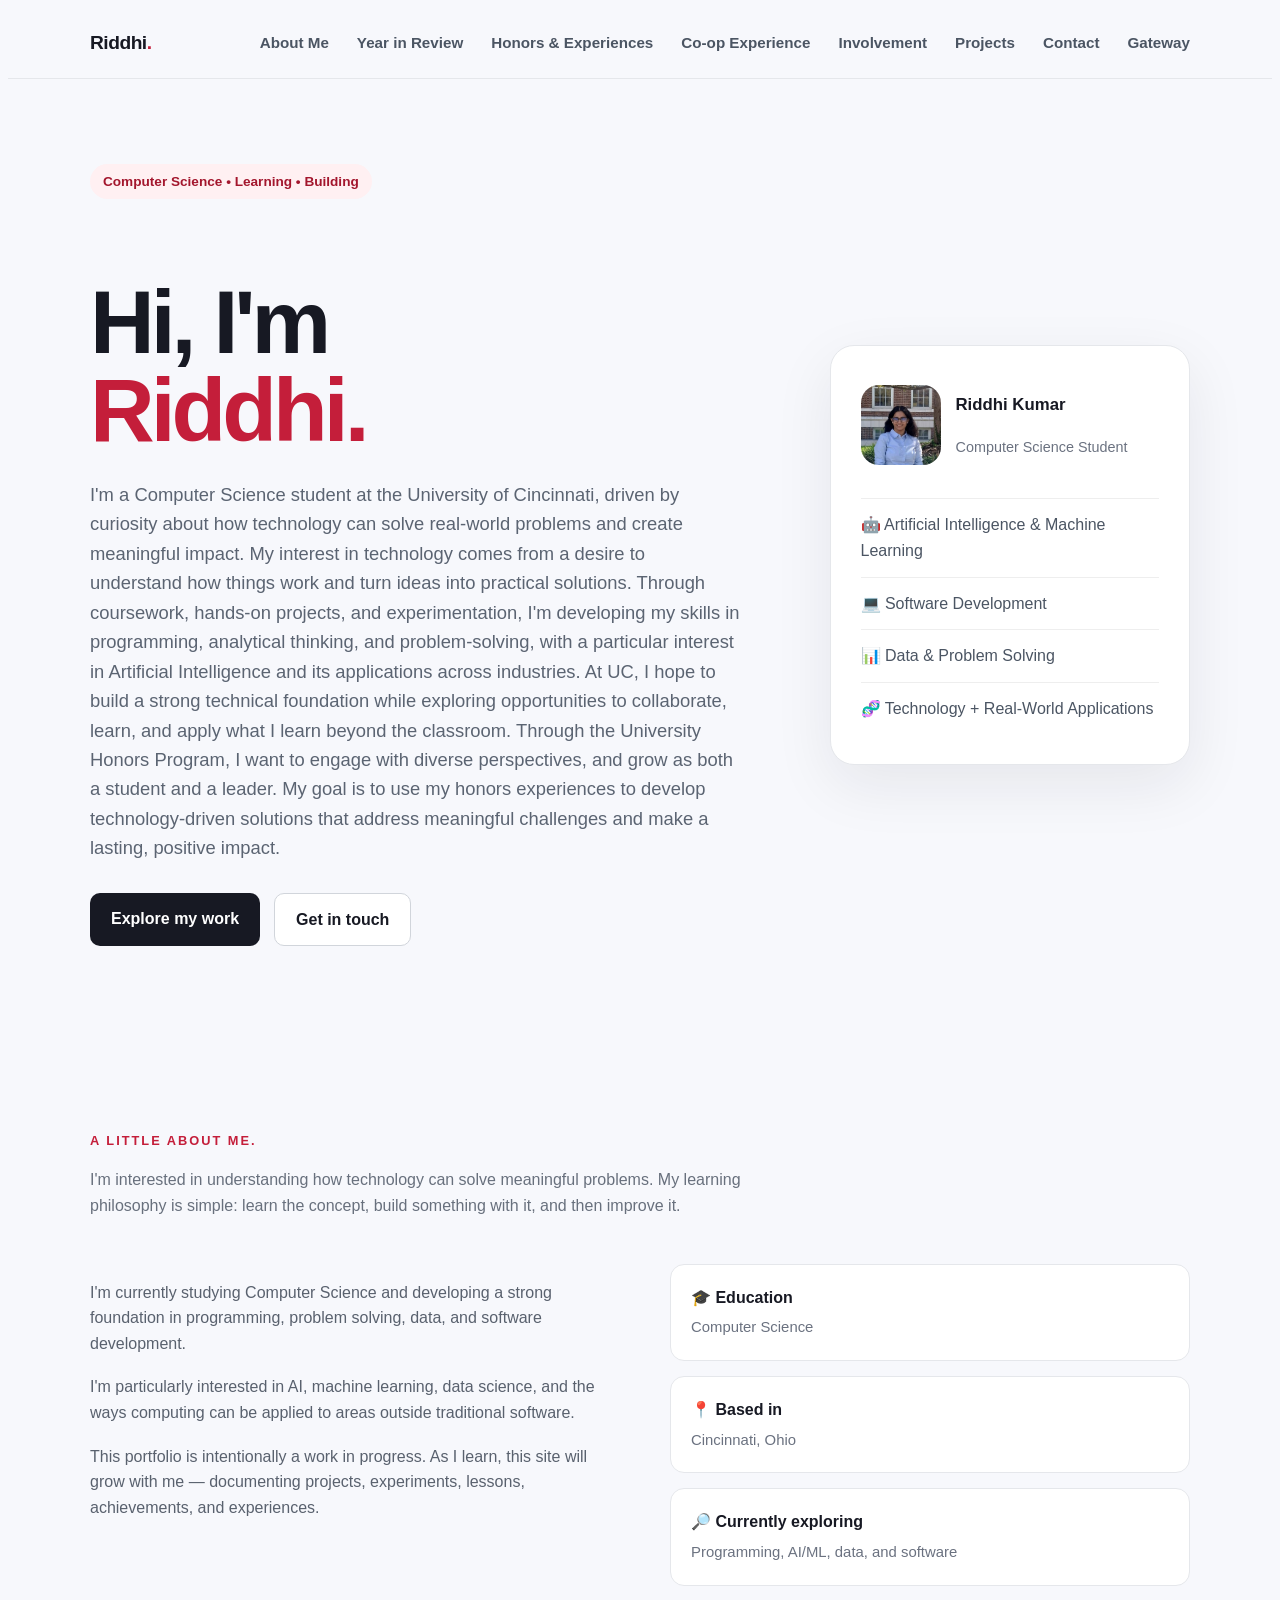
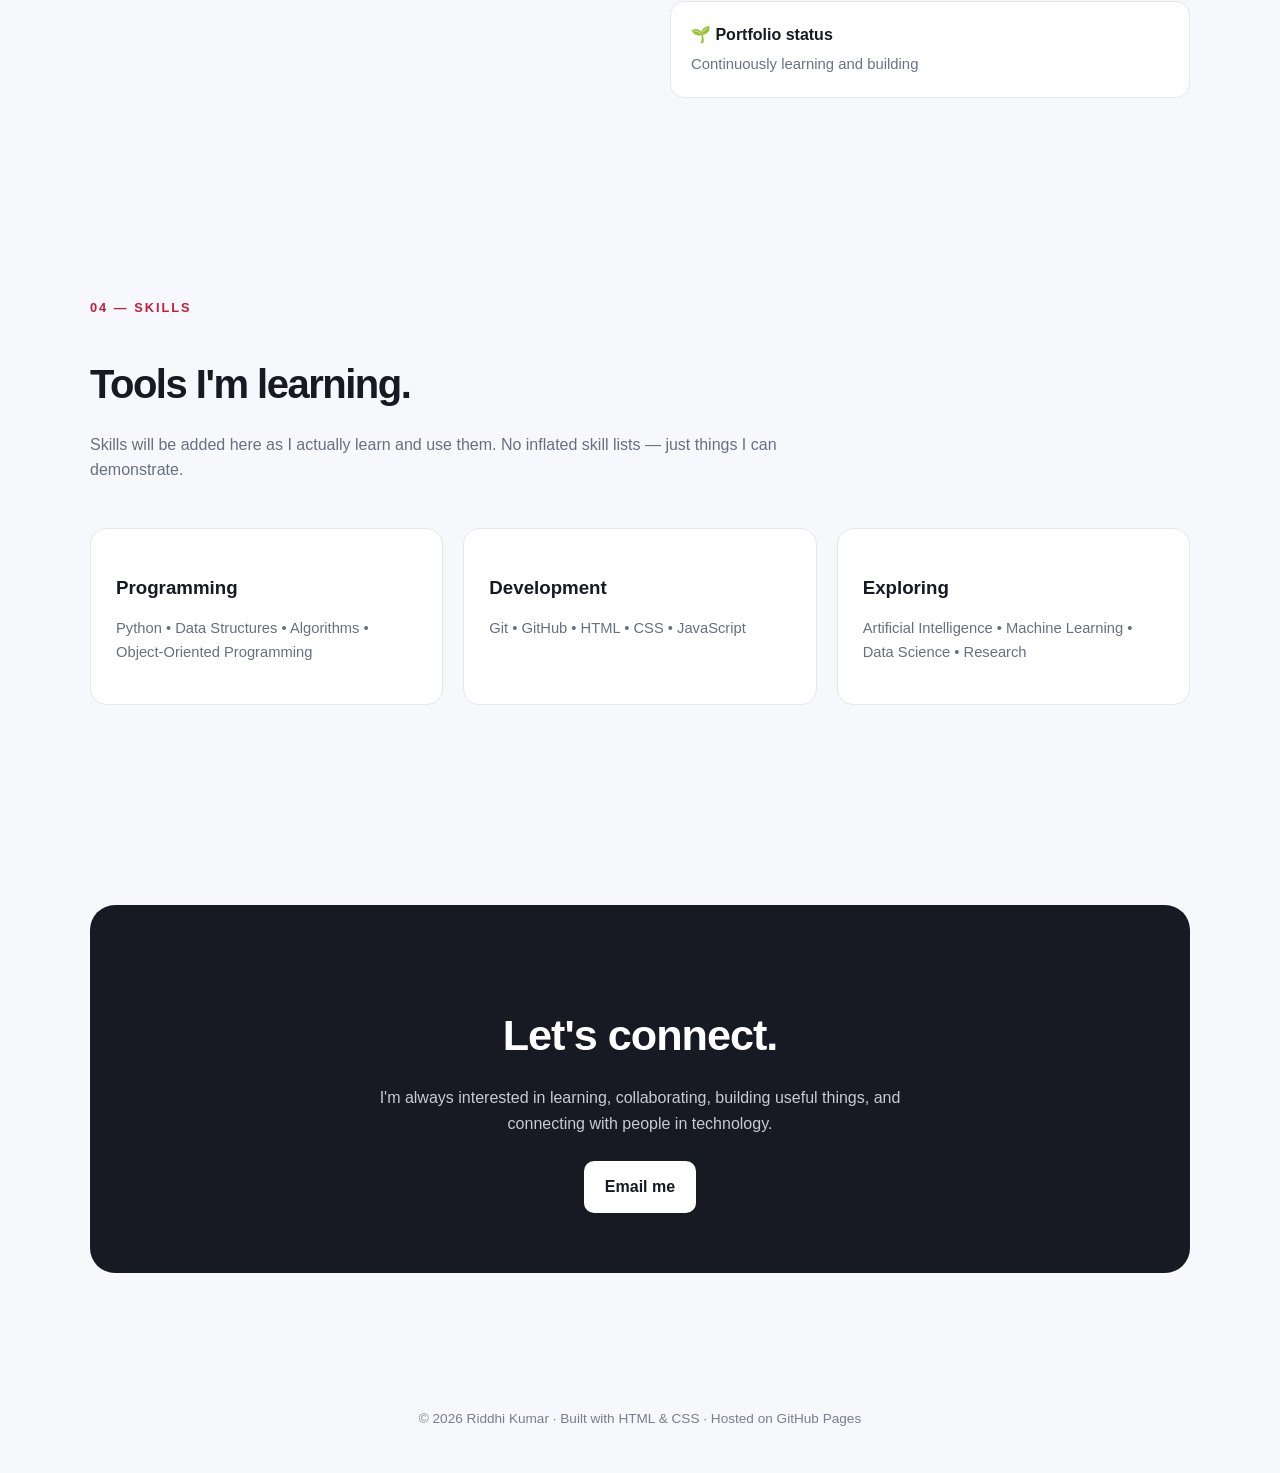
<file: index.html>
<!DOCTYPE html>
<html lang="en">
<head>
  <meta charset="UTF-8">
  <meta name="viewport" content="width=device-width, initial-scale=1.0">

  <title>Riddhi Kumar | Computer Science Student</title>
  
  <meta name="description" content="Riddhi Kumar's learning portfolio, projects, skills, and journey in computer science.">
<link rel="stylesheet" href="css/style.css">
 </head>

<body>

  <!-- NAVIGATION -->

 <nav>
    <div class="container nav-container">

        <div class="logo">
            Riddhi<span>.</span>
        </div>

        <div class="nav-links">
            <a href="index.html">About Me</a>
            <a href="year-in-review.html">Year in Review</a>
            <a href="honors.html">Honors & Experiences</a>
            <a href="coop.html">Co-op Experience</a>
            <a href="involvement.html">Involvement</a>
            <a href="projects.html">Projects</a>
            <a href="contact.html">Contact</a>
           <a href="gateway.html">Gateway</a>
        </div>

    </div>
</nav>
      <!-- HERO -->

  <header class="hero">
    <div class="container hero-grid">

      <div>
        <div class="eyebrow">Computer Science • Learning • Building</div>

        <h1>
          Hi, I'm<br>
          <span>Riddhi.</span>
        </h1>

        <p class="hero-description">
        I'm a Computer Science student at the University of Cincinnati, 
        driven by curiosity about how technology can solve real-world problems and create meaningful impact.
        My interest in technology comes from a desire to understand how things work and turn ideas 
        into practical solutions. Through coursework, hands-on projects, and experimentation, 
        I'm developing my skills in programming, analytical thinking, and problem-solving, with a 
        particular interest in Artificial Intelligence and its applications across industries.
        At UC, I hope to build a strong technical foundation while exploring opportunities to collaborate, 
        learn, and apply what I learn beyond the classroom. Through the University Honors Program, 
        I want to engage with diverse perspectives, and grow as both a student and a leader. 
        My goal is to use my honors experiences to develop technology-driven solutions that address 
        meaningful challenges and make a lasting, positive impact.
        </p>

        <div class="buttons">
          <a href="#projects" class="button button-primary">
            Explore my work
          </a>

          <a href="#contact" class="button button-secondary">
            Get in touch
          </a>
        </div>
      </div>


      <div class="hero-card">

        <div class="hero-card-top">
    <div class="avatar">
        <img src="images/Riddhi pic.jpeg" alt="Riddhi Kumar">
    </div>

    <div>
            <h3>Riddhi Kumar</h3>
            <p>Computer Science Student</p>
          </div>
        </div>

        <div class="interest">
          🤖 Artificial Intelligence & Machine Learning
        </div>

        <div class="interest">
          💻 Software Development
        </div>

        <div class="interest">
          📊 Data & Problem Solving
        </div>

        <div class="interest">
          🧬 Technology + Real-World Applications
        </div>

      </div>

    </div>
  </header>


  <!-- ABOUT -->

  <section id="about">
    <div class="container">

      <div class="section-label">A little about me.</div>

      <p class="section-intro">
        I'm interested in understanding how technology can solve meaningful
        problems. My learning philosophy is simple: learn the concept,
        build something with it, and then improve it.
      </p>

      <div class="about-grid">

        <div class="about-text">

          <p>
            I'm currently studying Computer Science and developing a strong
            foundation in programming, problem solving, data, and software
            development.
          </p>

          <p>
            I'm particularly interested in AI, machine learning, data science,
            and the ways computing can be applied to areas outside traditional
            software.
          </p>

          <p>
            This portfolio is intentionally a work in progress. As I learn,
            this site will grow with me — documenting projects, experiments,
            lessons, achievements, and experiences.
          </p>

        </div>

        <div class="facts">

          <div class="fact">
            <strong>🎓 Education</strong>
            <span>Computer Science</span>
          </div>

          <div class="fact">
            <strong>📍 Based in</strong>
            <span>Cincinnati, Ohio</span>
          </div>

          <div class="fact">
            <strong>🔎 Currently exploring</strong>
            <span>Programming, AI/ML, data, and software</span>
          </div>

          <div class="fact">
            <strong>🌱 Portfolio status</strong>
            <span>Continuously learning and building</span>
          </div>

        </div>

      </div>
    </div>
  </section>
  <!-- SKILLS -->

  <section id="skills">
    <div class="container">

      <div class="section-label">04 — Skills</div>

      <h2 class="section-title">Tools I'm learning.</h2>

      <p class="section-intro">
        Skills will be added here as I actually learn and use them.
        No inflated skill lists — just things I can demonstrate.
      </p>

      <div class="skills">

        <div class="skill-card">
          <h3>Programming</h3>
          <p>
            Python • Data Structures • Algorithms •
            Object-Oriented Programming
          </p>
        </div>

        <div class="skill-card">
          <h3>Development</h3>
          <p>
            Git • GitHub • HTML • CSS • JavaScript
          </p>
        </div>

        <div class="skill-card">
          <h3>Exploring</h3>
          <p>
            Artificial Intelligence • Machine Learning •
            Data Science • Research
          </p>
        </div>

      </div>

    </div>
  </section>


  <!-- CONTACT -->

  <section id="contact">
    <div class="container">

      <div class="contact-box">

        <h2>Let's connect.</h2>

        <p>
          I'm always interested in learning, collaborating,
          building useful things, and connecting with people in technology.
        </p>

        <a
          href="mailto:kumar2rd@mail.uc.edu"
          class="button"
        >
          Email me
        </a>

      </div>

    </div>
  </section>


  <!-- FOOTER -->

  <footer>
    <div class="container">
      © 2026 Riddhi Kumar · Built with HTML & CSS · Hosted on GitHub Pages
    </div>
  </footer>
<script src="js/script.js"></script>
</body>
</html>
</file>
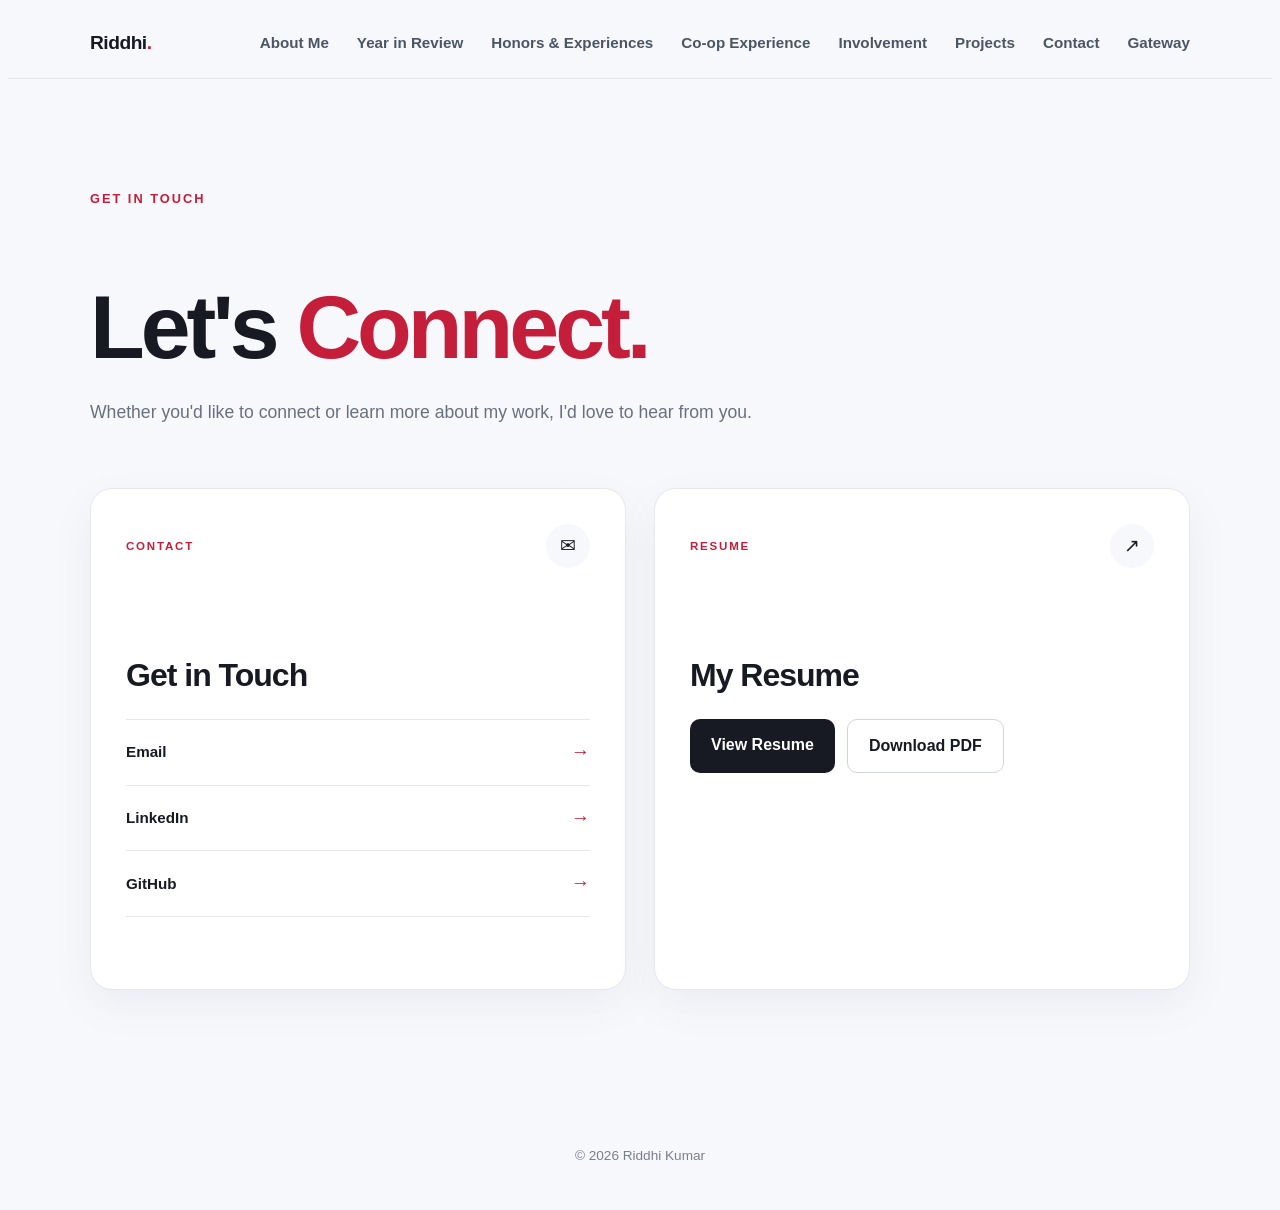
<file: contact.html>
<!DOCTYPE html>
<html lang="en">

<head>
    <meta charset="UTF-8">
    <meta name="viewport" content="width=device-width, initial-scale=1.0">

    <title>Contact | Riddhi</title>
    
    <link rel="stylesheet" href="css/style.css">
</head>

<body>

    <!-- NAVIGATION -->
    <nav>
        <div class="container nav-container">

            <div class="logo">
                Riddhi<span>.</span>
            </div>

            <div class="nav-links">
                <a href="index.html">About Me</a>
                <a href="year-in-review.html">Year in Review</a>
                <a href="honors.html">Honors & Experiences</a>
                <a href="coop.html">Co-op Experience</a>
                <a href="involvement.html">Involvement</a>
                <a href="projects.html">Projects</a>
                <a href="contact.html">Contact</a>
                <a href="gateway.html">Gateway</a>
            </div>

        </div>
    </nav>


    <!-- CONTACT & RESUME -->
    <main class="contact-page">

        <section class="contact-hero">

            <div class="container">

                <div class="section-label">
                    Get In Touch
                </div>

                <h1>
                    Let's <span>Connect.</span>
                </h1>

                <p class="contact-intro">
                    Whether you'd like to connect or learn more about my work,
                    I'd love to hear from you.
                </p>


                <!-- CONTACT + RESUME GRID -->
                <div class="contact-grid">


                    <!-- CONTACT CARD -->
                    <div class="contact-card">

                        <div class="contact-card-top">
                            <span class="contact-card-label">
                                CONTACT
                            </span>

                            <span class="contact-card-icon">
                                ✉
                            </span>
                        </div>


                        <div class="contact-content">

                            <h2>
                                Get in Touch
                            </h2>

                            <div class="contact-links">

                                <a href="mailto: kumar2rd@mail.uc.edu">
                                    <span>Email</span>
                                    <span>→</span>
                                </a>

                                <a href="www.linkedin.com/in/riddhi-kumar-750524325" target="_blank">
                                    <span>LinkedIn</span>
                                    <span>→</span>
                                </a>

                                <a href="https://github.com/Riddhik-30" target="_blank">
                                    <span>GitHub</span>
                                    <span>→</span>
                                </a>

                            </div>

                        </div>

                    </div>


                    <!-- RESUME CARD -->
                    <div class="contact-card resume-card">

                        <div class="contact-card-top">
                            <span class="contact-card-label">
                                RESUME
                            </span>

                            <span class="contact-card-icon">
                                ↗
                            </span>
                        </div>


                        <div class="contact-content">

                            <h2>
                                My Resume
                            </h2>

                            <div class="resume-buttons">

                                <a href="resume.pdf"
                                   target="_blank"
                                   class="button button-primary">
                                    View Resume
                                </a>

                                <a href="resume.pdf"
                                   download
                                   class="button button-secondary">
                                    Download PDF
                                </a>

                            </div>

                        </div>

                    </div>

                </div>

            </div>

        </section>

    </main>


    <!-- FOOTER -->
    <footer>
        <div class="container">
            © 2026 Riddhi Kumar
        </div>
    </footer>

</body>

</html>
</file>
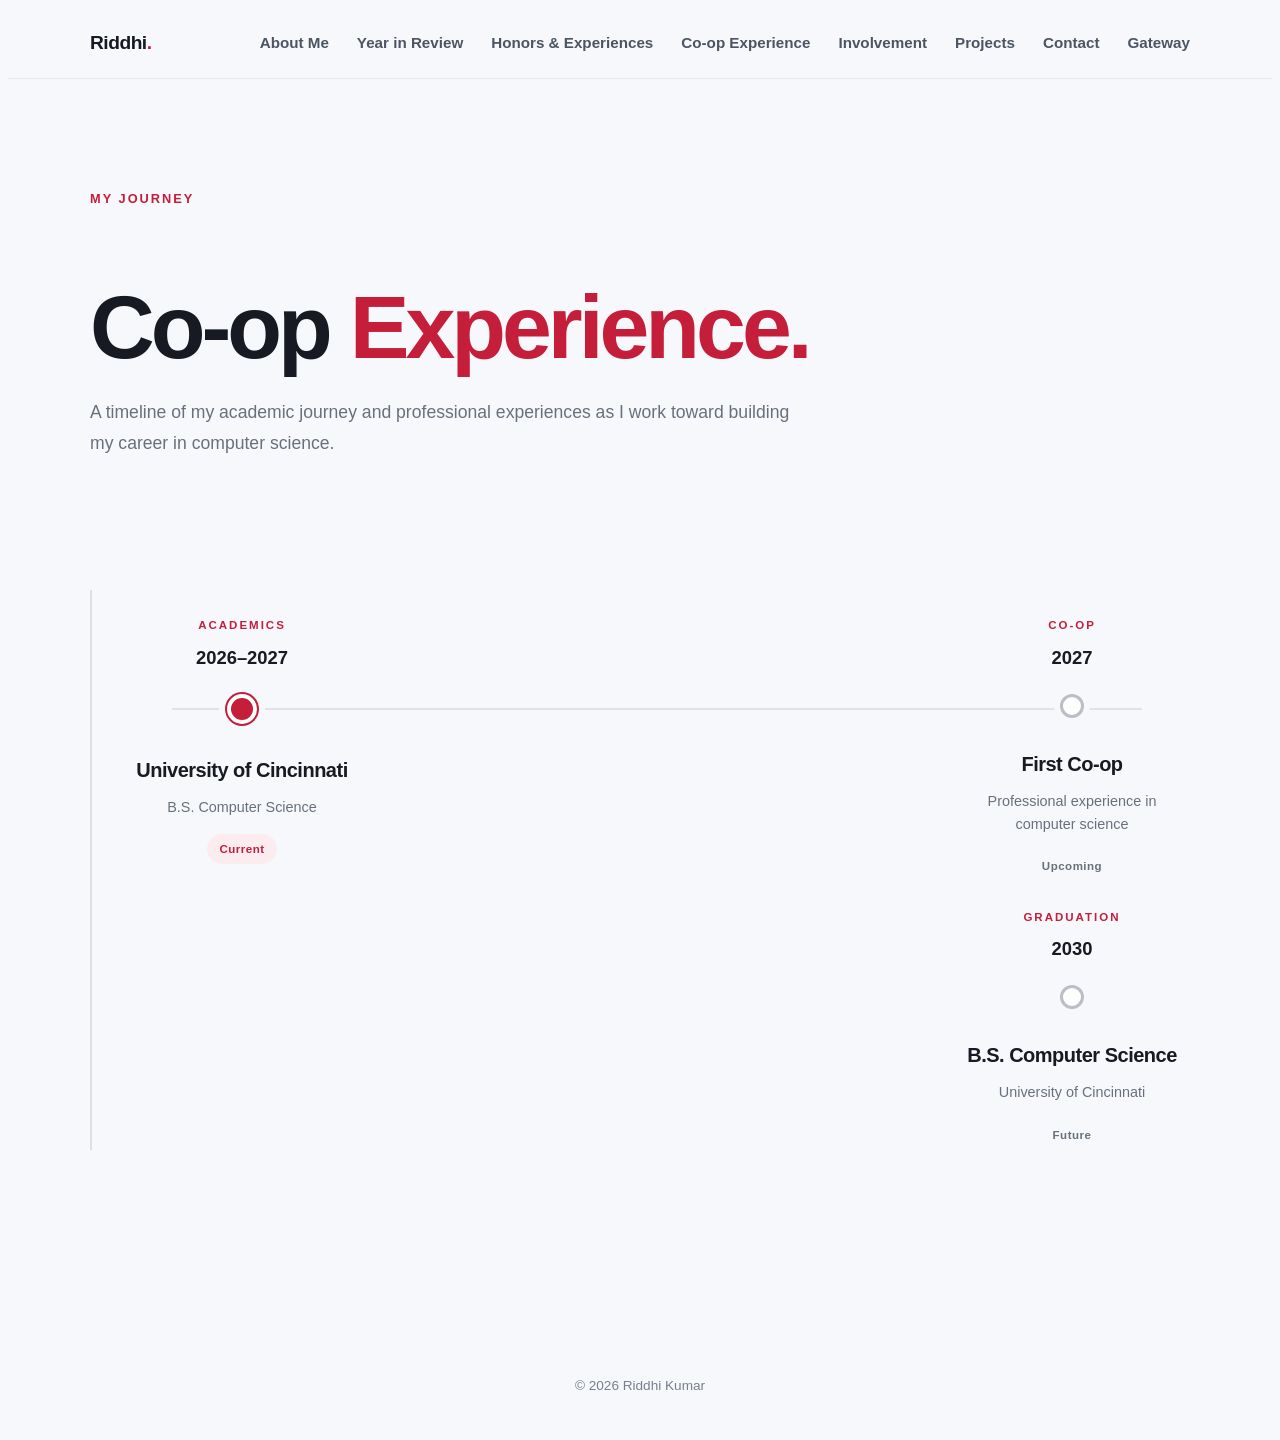
<file: coop.html>
<!DOCTYPE html>
<html lang="en">

<head>
    <meta charset="UTF-8">
    <meta name="viewport" content="width=device-width, initial-scale=1.0">

    <title>Co-op Experience | Riddhi</title>
    
    <link rel="stylesheet" href="css/style.css">
</head>

<body>

    <!-- NAVIGATION -->
    <nav>
        <div class="container nav-container">

            <div class="logo">
                Riddhi<span>.</span>
            </div>

            <div class="nav-links">
                <a href="index.html">About Me</a>
                <a href="year-in-review.html">Year in Review</a>
                <a href="honors.html">Honors & Experiences</a>
                <a href="coop.html">Co-op Experience</a>
                <a href="involvement.html">Involvement</a>
                <a href="projects.html">Projects</a>
                <a href="contact.html">Contact</a>
                <a href="gateway.html">Gateway</a>
            </div>

        </div>
    </nav>


    <!-- CO-OP TIMELINE -->
    <main class="coop-page">

        <section class="coop-hero">

            <div class="container">

                <div class="section-label">
                    My Journey
                </div>

                <h1>
                    Co-op <span>Experience.</span>
                </h1>

                <p class="coop-intro">
                    A timeline of my academic journey and professional experiences
                    as I work toward building my career in computer science.
                </p>


                <!-- LANDSCAPE TIMELINE -->

                <div class="timeline-wrapper">

                    <div class="timeline">

                        <!-- CURRENT POINT -->
                        <div class="timeline-event current">

                            <div class="timeline-top">

                                <p class="timeline-category">
                                    ACADEMICS
                                </p>

                                <p class="timeline-year">
                                    2026–2027
                                </p>

                            </div>


                            <div class="timeline-dot"></div>


                            <div class="timeline-content">

                                <h2>
                                    University of Cincinnati
                                </h2>

                                <p>
                                    B.S. Computer Science
                                </p>

                                <span class="timeline-status">
                                    Current
                                </span>

                            </div>

                        </div>


                        <!-- FUTURE POINT -->
                        <div class="timeline-event future">

                            <div class="timeline-top">

                                <p class="timeline-category">
                                    CO-OP
                                </p>

                                <p class="timeline-year">
                                    2027
                                </p>

                            </div>


                            <div class="timeline-dot"></div>


                            <div class="timeline-content">

                                <h2>
                                    First Co-op
                                </h2>

                                <p>
                                    Professional experience in computer science
                                </p>

                                <span class="timeline-status">
                                    Upcoming
                                </span>

                            </div>
        
                        <!-- FUTURE POINT -->
                        <div class="timeline-event future">

                            <div class="timeline-top">

                                <p class="timeline-category">
                                    GRADUATION
                                </p>

                                <p class="timeline-year">
                                    2030
                                </p>

                            </div>


                            <div class="timeline-dot"></div>


                            <div class="timeline-content">

                                <h2>
                                    B.S. Computer Science
                                </h2>

                                <p>
                                    University of Cincinnati
                                </p>

                                <span class="timeline-status">
                                    Future
                                </span>

                            </div>

                        </div>

                    </div>

                </div>

            </div>

        </section>

    </main>


    <!-- FOOTER -->
    <footer>
        <div class="container">
            © 2026 Riddhi Kumar
        </div>
    </footer>

</body>

</html>
</file>
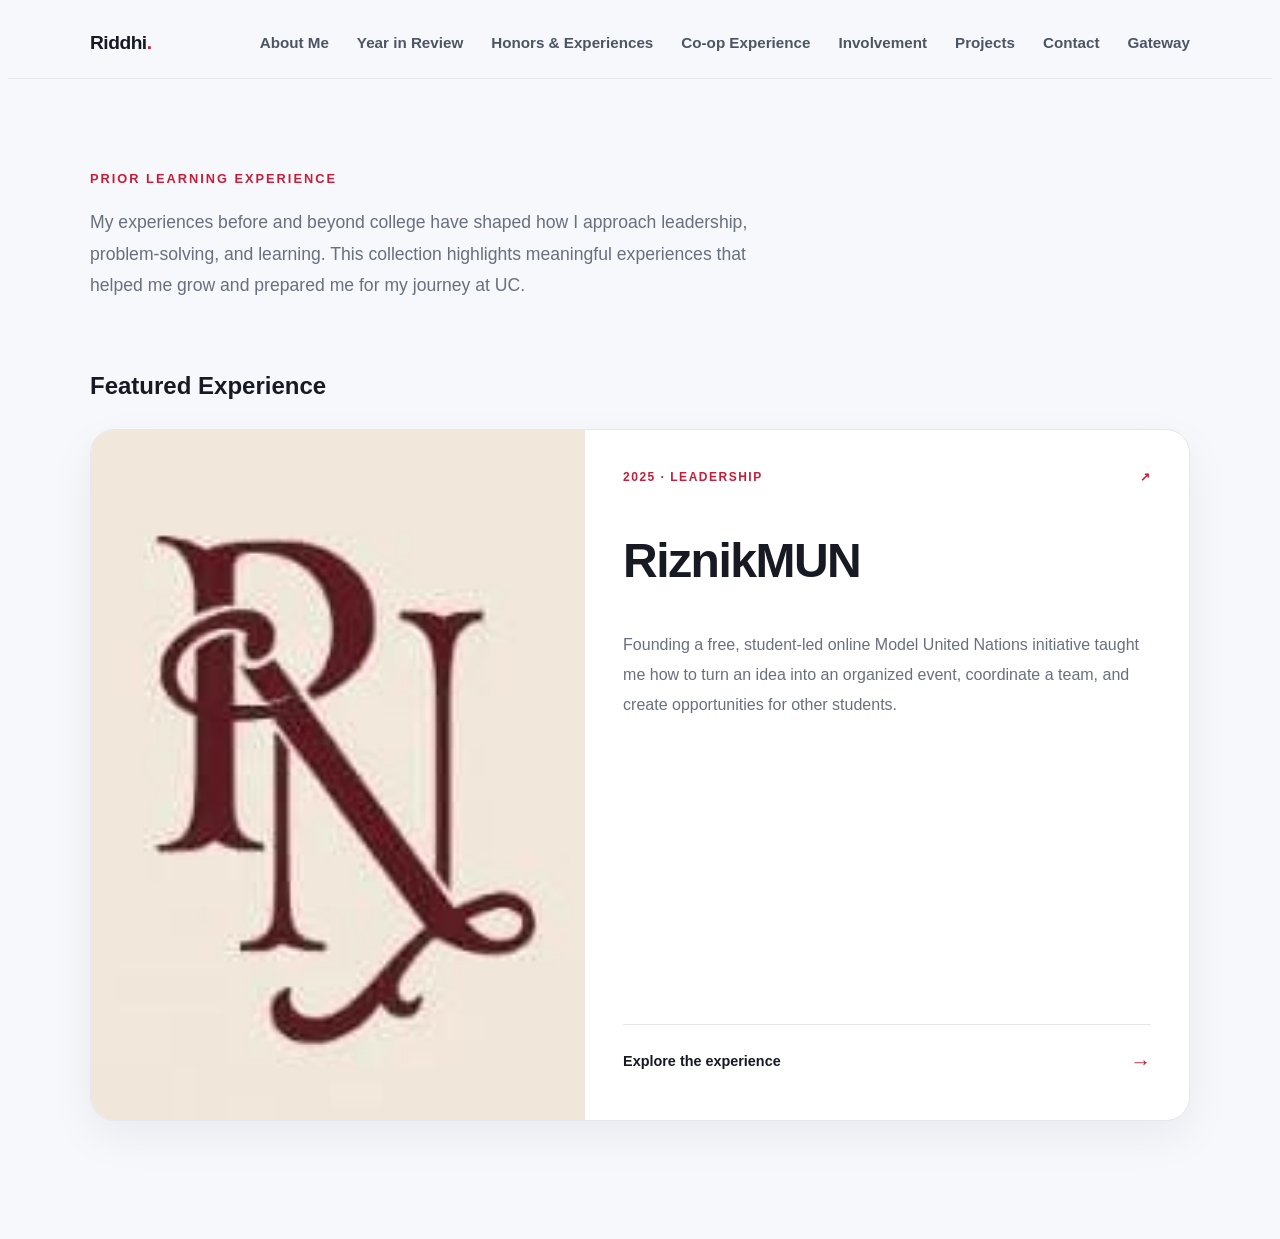
<file: gateway.html>
<!DOCTYPE html>
<html lang="en">

<head>
    <meta charset="UTF-8">
    <meta name="viewport" content="width=device-width, initial-scale=1.0">

    <title>Co-op Experience | Riddhi</title>

    <link rel="stylesheet" href="css/style.css">
</head>
    
<body>

    <!-- NAVIGATION -->
    <nav>
        <div class="container nav-container">

            <div class="logo">
                Riddhi<span>.</span>
            </div>

            <div class="nav-links">
                <a href="index.html">About Me</a>
                <a href="year-in-review.html">Year in Review</a>
                <a href="honors.html">Honors & Experiences</a>
                <a href="coop.html">Co-op Experience</a>
                <a href="involvement.html">Involvement</a>
                <a href="projects.html">Projects</a>
                <a href="contact.html">Contact</a>
                <a href="gateway.html">Gateway</a>
            </div>

        </div>
    </nav>
<main class="gateway-page">

    <section class="gateway-hero">
        <div class="container">

            <div class="section-label">
                Prior Learning Experience
            </div>

                <p class="gateway-intro">
                My experiences before and beyond college have shaped
                how I approach leadership, problem-solving, and learning.
                This collection highlights meaningful experiences that
                helped me grow and prepared me for my journey at UC.
            </p>

            <h2 class="gateway-section-title">
                Featured Experience
            </h2>

            <a href="riznikmun.html" class="gateway-experience-card">

                <div class="gateway-experience-image">
                    <img
                        src="images/riznikmun.jpg"
                        alt="RiznikMUN conference experience"
                    >
                </div>

                <div class="gateway-experience-content">

                    <div class="gateway-card-top">
                        <span>2025 · LEADERSHIP</span>
                        <span>↗</span>
                    </div>

                    <h2>RiznikMUN</h2>

                    <p>
                        Founding a free, student-led online Model United
                        Nations initiative taught me how to turn an idea
                        into an organized event, coordinate a team, and
                        create opportunities for other students.
                    </p>

                    <div class="gateway-experience-footer">
                        <span>Explore the experience</span>
                        <span>→</span>
                    </div>

                </div>

            </a>

        </div>
    </section>

</main>
</file>
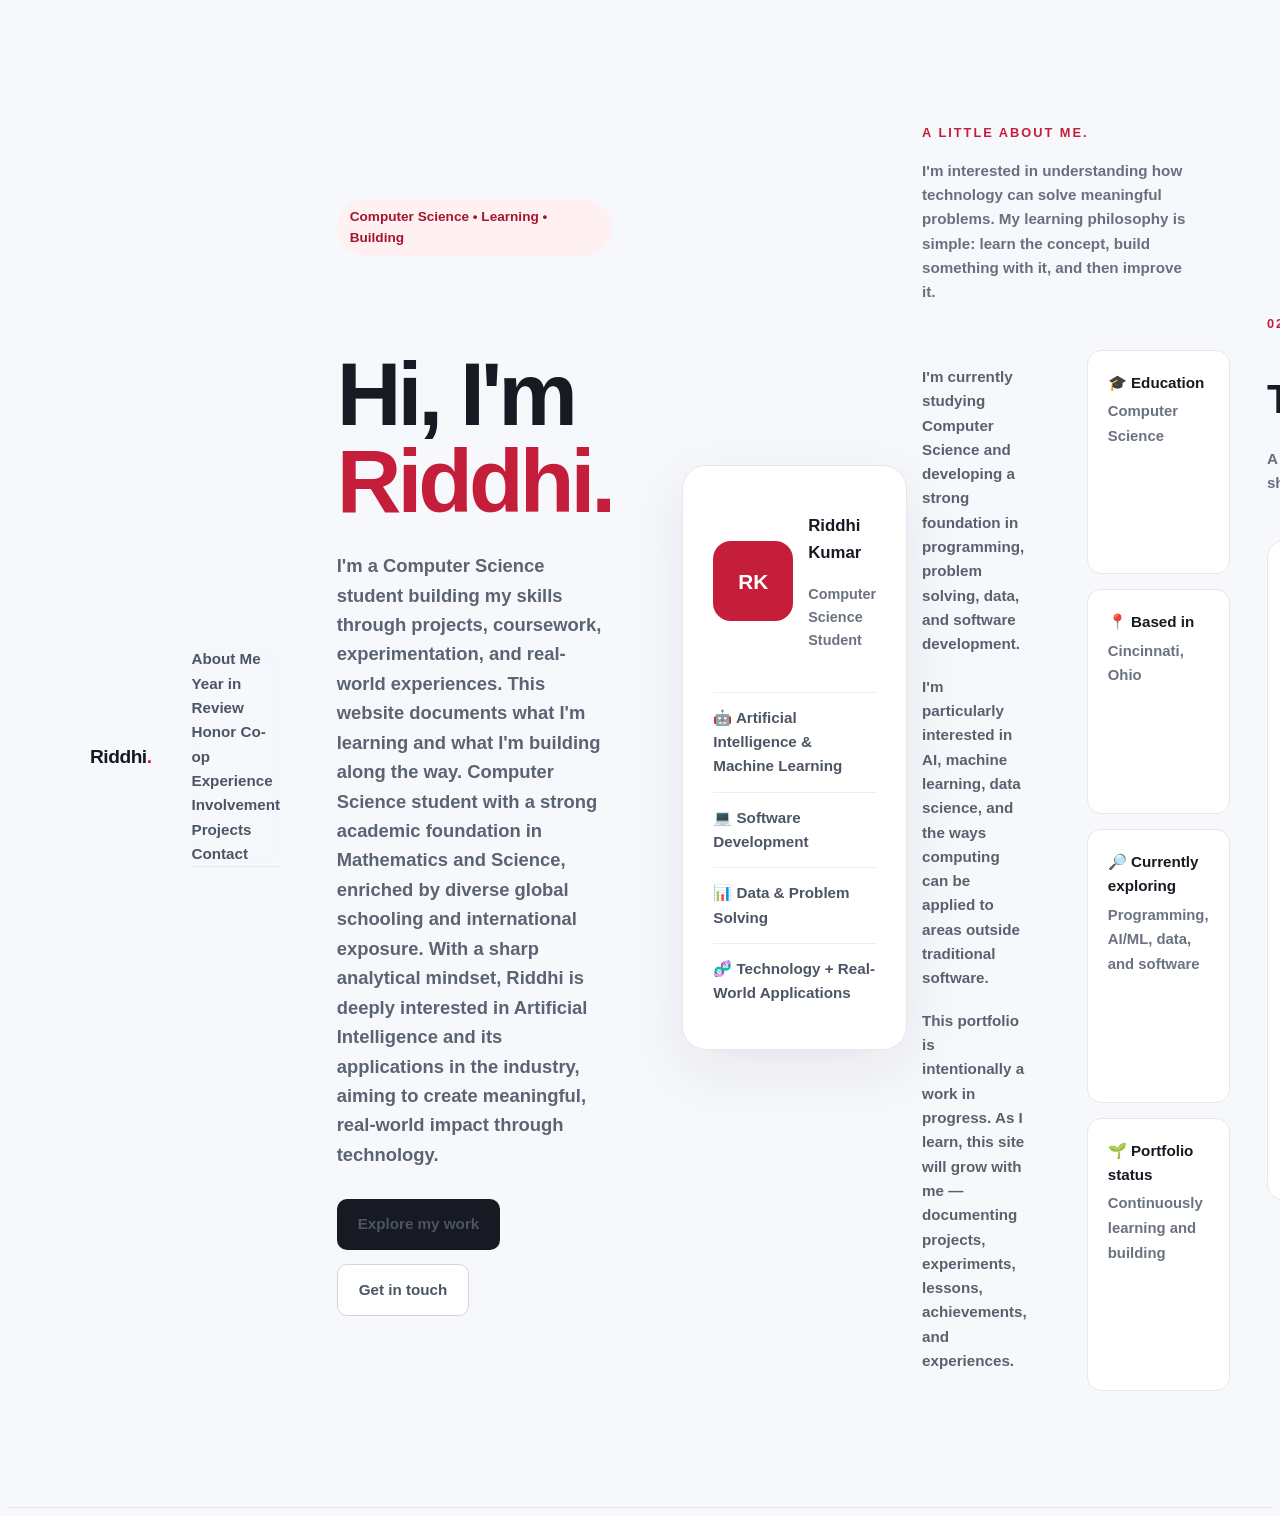
<file: home.html>
<!DOCTYPE html>
<html lang="en">
<head>
  <meta charset="UTF-8">
  <meta name="viewport" content="width=device-width, initial-scale=1.0">

  <title>Riddhi Kumar | Computer Science Student</title>

  <meta name="description" content="Riddhi Kumar's learning portfolio, projects, skills, and journey in computer science.">
<link rel="stylesheet" href="css/style.css">
 </head>

<body>

  <!-- NAVIGATION -->

  <nav>
    <div class="container nav-container">
      <a href="#" class="logo">Riddhi<span>.</span></a>

      <ul class="nav-links">
  <nav>
    <a href="home.html">About Me</a>
    <a href="year-in-review.html">Year in Review</a>
    <a href="honors.html">Honor</a>
    <a href="coop.html">Co-op Experience</a>
    <a href="involvement.html">Involvement</a>
    <a href="projects.html">Projects</a>
    <a href="contact.html">Contact</a>
</nav>
      <!-- HERO -->

  <header class="hero">
    <div class="container hero-grid">

      <div>
        <div class="eyebrow">Computer Science • Learning • Building</div>

        <h1>
          Hi, I'm<br>
          <span>Riddhi.</span>
        </h1>

        <p class="hero-description">
          I'm a Computer Science student building my skills through
          projects, coursework, experimentation, and real-world experiences.
          This website documents what I'm learning and what I'm building along the way.
          Computer Science student with a strong academic foundation in Mathematics and Science, 
          enriched by diverse global schooling and international exposure. 
          With a sharp analytical mindset,
          Riddhi is deeply interested in Artificial Intelligence and its applications in the industry, 
          aiming to create meaningful, real-world impact through technology.
        </p>

        <div class="buttons">
          <a href="#projects" class="button button-primary">
            Explore my work
          </a>

          <a href="#contact" class="button button-secondary">
            Get in touch
          </a>
        </div>
      </div>


      <div class="hero-card">

        <div class="hero-card-top">
          <div class="avatar">RK</div>

          <div>
            <h3>Riddhi Kumar</h3>
            <p>Computer Science Student</p>
          </div>
        </div>

        <div class="interest">
          🤖 Artificial Intelligence & Machine Learning
        </div>

        <div class="interest">
          💻 Software Development
        </div>

        <div class="interest">
          📊 Data & Problem Solving
        </div>

        <div class="interest">
          🧬 Technology + Real-World Applications
        </div>

      </div>

    </div>
  </header>


  <!-- ABOUT -->

  <section id="about">
    <div class="container">

      <div class="section-label">A little about me.</div>

      <p class="section-intro">
        I'm interested in understanding how technology can solve meaningful
        problems. My learning philosophy is simple: learn the concept,
        build something with it, and then improve it.
      </p>

      <div class="about-grid">

        <div class="about-text">

          <p>
            I'm currently studying Computer Science and developing a strong
            foundation in programming, problem solving, data, and software
            development.
          </p>

          <p>
            I'm particularly interested in AI, machine learning, data science,
            and the ways computing can be applied to areas outside traditional
            software.
          </p>

          <p>
            This portfolio is intentionally a work in progress. As I learn,
            this site will grow with me — documenting projects, experiments,
            lessons, achievements, and experiences.
          </p>

        </div>

        <div class="facts">

          <div class="fact">
            <strong>🎓 Education</strong>
            <span>Computer Science</span>
          </div>

          <div class="fact">
            <strong>📍 Based in</strong>
            <span>Cincinnati, Ohio</span>
          </div>

          <div class="fact">
            <strong>🔎 Currently exploring</strong>
            <span>Programming, AI/ML, data, and software</span>
          </div>

          <div class="fact">
            <strong>🌱 Portfolio status</strong>
            <span>Continuously learning and building</span>
          </div>

        </div>

      </div>
    </div>
  </section>


  <!-- PROJECTS -->

  <section id="projects">
    <div class="container">

      <div class="section-label">02 — Projects</div>

      <h2 class="section-title">Things I'm building.</h2>

      <p class="section-intro">
        A collection of projects, experiments, and applications that show
        how I'm turning concepts into practical work.
      </p>

      <div class="projects">

        <article class="project">
          <div class="project-number">PROJECT 01</div>

          <h3>Your First Project</h3>

          <p>
            Add your first real project here. Explain the problem,
            what you built, what you learned, and what you would improve.
          </p>

          <div class="tags">
            <span class="tag">Python</span>
            <span class="tag">Learning</span>
          </div>
        </article>


        <article class="project">
          <div class="project-number">PROJECT 02</div>

          <h3>Coming Soon</h3>

          <p>
            This space will grow as you complete coursework,
            personal projects, hackathons, and experiments.
          </p>

          <div class="tags">
            <span class="tag">In progress</span>
          </div>
        </article>


        <article class="project">
          <div class="project-number">PROJECT 03</div>

          <h3>Future Build</h3>

          <p>
            Your future projects can live here with links to GitHub,
            live demos, documentation, and technical explanations.
          </p>

          <div class="tags">
            <span class="tag">Coming soon</span>
          </div>
        </article>

      </div>

    </div>
  </section>


  <!-- LEARNING JOURNEY -->

  <section id="learning">
    <div class="container">

      <div class="section-label">03 — Learning Journey</div>

      <h2 class="section-title">What I'm learning.</h2>

      <p class="section-intro">
        This section will become a living record of my growth as a
        computer scientist.
      </p>

      <div class="timeline">

        <div class="timeline-item">

          <div class="timeline-date">2026 — Present</div>

          <h3>Starting my Computer Science journey</h3>

          <p>
            Building foundations in programming, computer science,
            mathematical problem solving, and software development.
          </p>

        </div>


        <div class="timeline-item">

          <div class="timeline-date">Next</div>

          <h3>Projects & experimentation</h3>

          <p>
            Turning coursework and new concepts into practical projects
            that can be documented and shared.
          </p>

        </div>


        <div class="timeline-item">

          <div class="timeline-date">Future</div>

          <h3>Research, internships & real-world work</h3>

          <p>
            Expanding into research, collaborative development,
            internships, and larger technical projects.
          </p>

        </div>

      </div>

    </div>
  </section>


  <!-- SKILLS -->

  <section id="skills">
    <div class="container">

      <div class="section-label">04 — Skills</div>

      <h2 class="section-title">Tools I'm learning.</h2>

      <p class="section-intro">
        Skills will be added here as I actually learn and use them.
        No inflated skill lists — just things I can demonstrate.
      </p>

      <div class="skills">

        <div class="skill-card">
          <h3>Programming</h3>
          <p>
            Python • Data Structures • Algorithms •
            Object-Oriented Programming
          </p>
        </div>

        <div class="skill-card">
          <h3>Development</h3>
          <p>
            Git • GitHub • HTML • CSS • JavaScript
          </p>
        </div>

        <div class="skill-card">
          <h3>Exploring</h3>
          <p>
            Artificial Intelligence • Machine Learning •
            Data Science • Research
          </p>
        </div>

      </div>

    </div>
  </section>


  <!-- CONTACT -->

  <section id="contact">
    <div class="container">

      <div class="contact-box">

        <h2>Let's connect.</h2>

        <p>
          I'm always interested in learning, collaborating,
          building useful things, and connecting with people in technology.
        </p>

        <a
          href="mailto:YOUR-EMAIL@example.com"
          class="button"
        >
          Email me
        </a>

      </div>

    </div>
  </section>


  <!-- FOOTER -->

  <footer>
    <div class="container">
      © 2026 Riddhi Kumar · Built with HTML & CSS · Hosted on GitHub Pages
    </div>
  </footer>
<script src="js/script.js"></script>
</body>
</html>
</file>
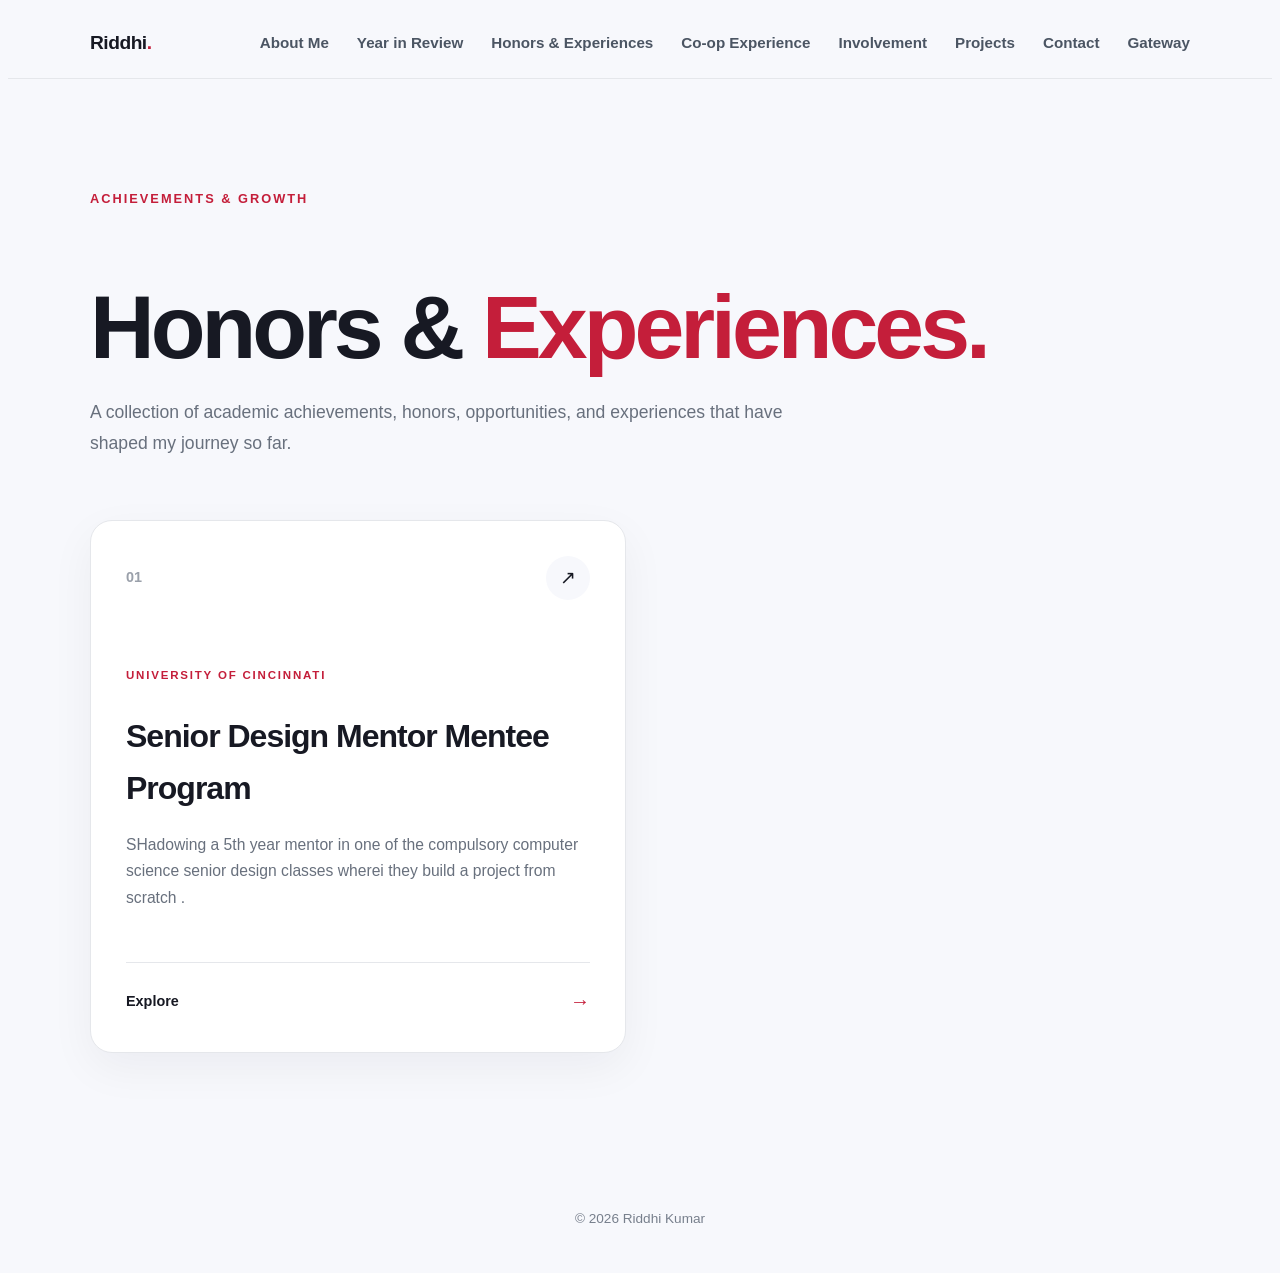
<file: honors.html>
<!DOCTYPE html>
<html lang="en">

<head>
    <meta charset="UTF-8">
    <meta name="viewport" content="width=device-width, initial-scale=1.0">

    <title>Honors Experiences | Riddhi</title>
    
    <!-- Change this path if your CSS folder has a different name -->
    <link rel="stylesheet" href="css/style.css">
</head>

<body>

    <!-- NAVIGATION -->
    <nav>
        <div class="container nav-container">

            <div class="logo">
                Riddhi<span>.</span>
            </div>

            <div class="nav-links">
                <a href="index.html">About Me</a>
                <a href="year-in-review.html">Year in Review</a>
                <a href="honors.html">Honors & Experiences</a>
                <a href="coop.html">Co-op Experience</a>
                <a href="involvement.html">Involvement</a>
                <a href="projects.html">Projects</a>
                <a href="contact.html">Contact</a>
                 <a href="gateway.html">Gateway</a>
            </div>

        </div>
    </nav>


    <!-- HONORS PAGE -->
    <main class="honors-page">

        <section class="honors-hero">

            <div class="container">

                <div class="section-label">
                    Achievements & Growth
                </div>

                <h1>
                    Honors & <span>Experiences.</span>
                </h1>

                <p class="honors-intro">
                    A collection of academic achievements, honors,
                    opportunities, and experiences that have shaped
                    my journey so far.
                </p>


                <!-- HONORS GRID -->
                <div class="honors-grid">


                    <!-- CARD 1 -->
                    <a href="#" class="honors-card">

                        <div class="honors-card-top">
                            <span class="honors-number">01</span>

                            <span class="honors-arrow">
                                ↗
                            </span>
                        </div>

                        <div class="honors-card-content">

                            <p class="honors-category">
                                UNIVERSITY OF CINCINNATI
                            </p>

                            <h2>
                                Senior Design Mentor Mentee Program
                            </h2>

                            <p>
                                SHadowing a 5th year mentor in one of the compulsory computer science senior 
                                design classes wherei they build a project from scratch .
                            </p>

                        </div>

                        <div class="honors-card-footer">
                            <span>Explore</span>
                            <span>→</span>
                        </div>

                    </a>

                </div>

            </div>

        </section>

    </main>


    <!-- FOOTER -->
    <footer>
        <div class="container">
            © 2026 Riddhi Kumar
        </div>
    </footer>

</body>

</html>
</file>
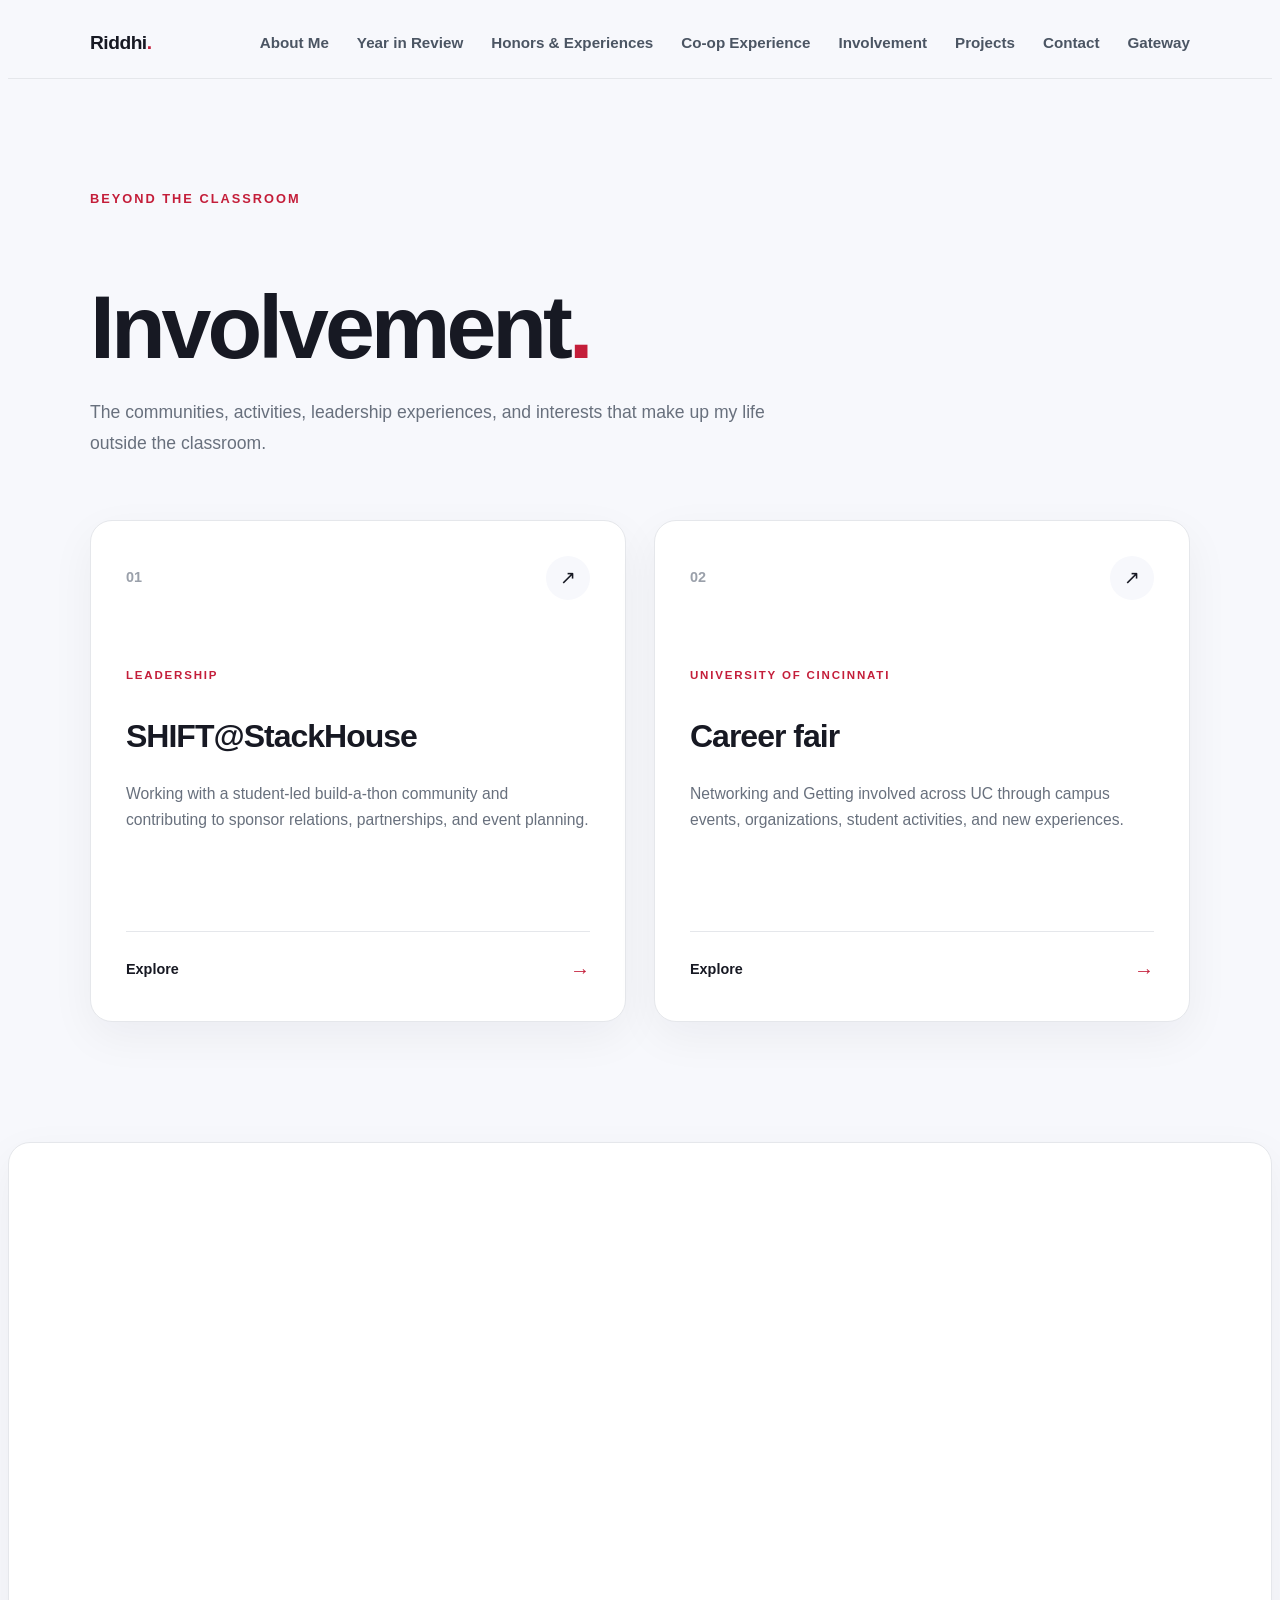
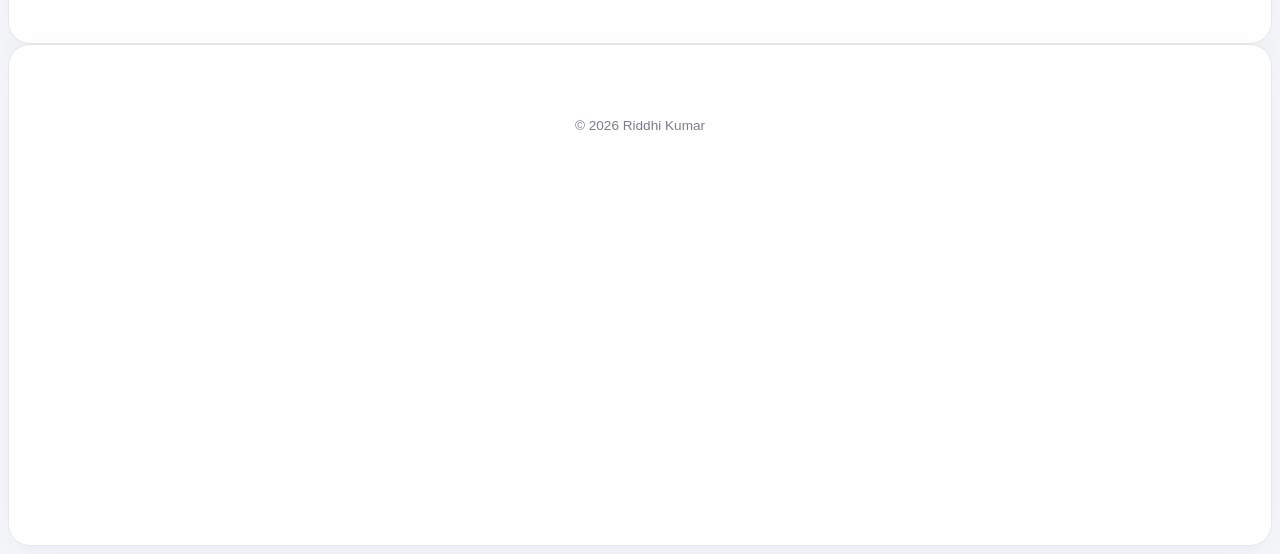
<file: involvement.html>
<!DOCTYPE html>
<html lang="en">

<head>
    <meta charset="UTF-8">
    <meta name="viewport" content="width=device-width, initial-scale=1.0">

    <title>Involvement | Riddhi</title>
    
    <link rel="stylesheet" href="css/style.css">
</head>

<body>

    <!-- NAVIGATION -->
    <nav>
        <div class="container nav-container">

            <div class="logo">
                Riddhi<span>.</span>
            </div>

            <div class="nav-links">
                <a href="index.html">About Me</a>
                <a href="year-in-review.html">Year in Review</a>
                <a href="honors.html">Honors & Experiences</a>
                <a href="coop.html">Co-op Experience</a>
                <a href="involvement.html">Involvement</a>
                <a href="projects.html">Projects</a>
                <a href="contact.html">Contact</a>
                 <a href="gateway.html">Gateway</a>
            </div>

        </div>
    </nav>


    <!-- INVOLVEMENT PAGE -->
    <main class="involvement-page">

        <section class="involvement-hero">

            <div class="container">

                <div class="section-label">
                    Beyond the Classroom
                </div>

                <h1>
                    Involvement<span>.</span>
                </h1>

                <p class="involvement-intro">
                    The communities, activities, leadership experiences,
                    and interests that make up my life outside the classroom.
                </p>


                <!-- INVOLVEMENT CARDS -->
                <div class="involvement-grid">


                    <!-- CARD 1 -->
                    <a href="#" class="involvement-card">

                        <div class="involvement-card-top">
                            <span class="involvement-number">01</span>

                            <span class="involvement-arrow">
                                ↗
                            </span>
                        </div>

                        <div class="involvement-card-content">

                            <p class="involvement-category">
                                LEADERSHIP
                            </p>

                            <h2>
                                SHIFT@StackHouse
                            </h2>

                            <p>
                                Working with a student-led build-a-thon
                                community and contributing to sponsor
                                relations, partnerships, and event planning.
                            </p>

                        </div>

                        <div class="involvement-card-footer">
                            <span>Explore</span>
                            <span>→</span>
                        </div>

                    </a>


                    <!-- CARD 2 -->
                    <a href="#" class="involvement-card">

                        <div class="involvement-card-top">
                            <span class="involvement-number">02</span>

                            <span class="involvement-arrow">
                                ↗
                            </span>
                        </div>

                        <div class="involvement-card-content">

                            <p class="involvement-category">
                                UNIVERSITY OF CINCINNATI
                            </p>

                            <h2>
                                Career fair
                            </h2>

                            <p>
                                Networking and Getting involved across UC through campus
                                events, organizations, student activities,
                                and new experiences.
                            </p>

                        </div>

                        <div class="involvement-card-footer">
                            <span>Explore</span>
                            <span>→</span>
                    

            </div>

        </section>

    </main>


    <!-- FOOTER -->
    <footer>
        <div class="container">
            © 2026 Riddhi Kumar
        </div>
    </footer>

</body>

</html>
</file>
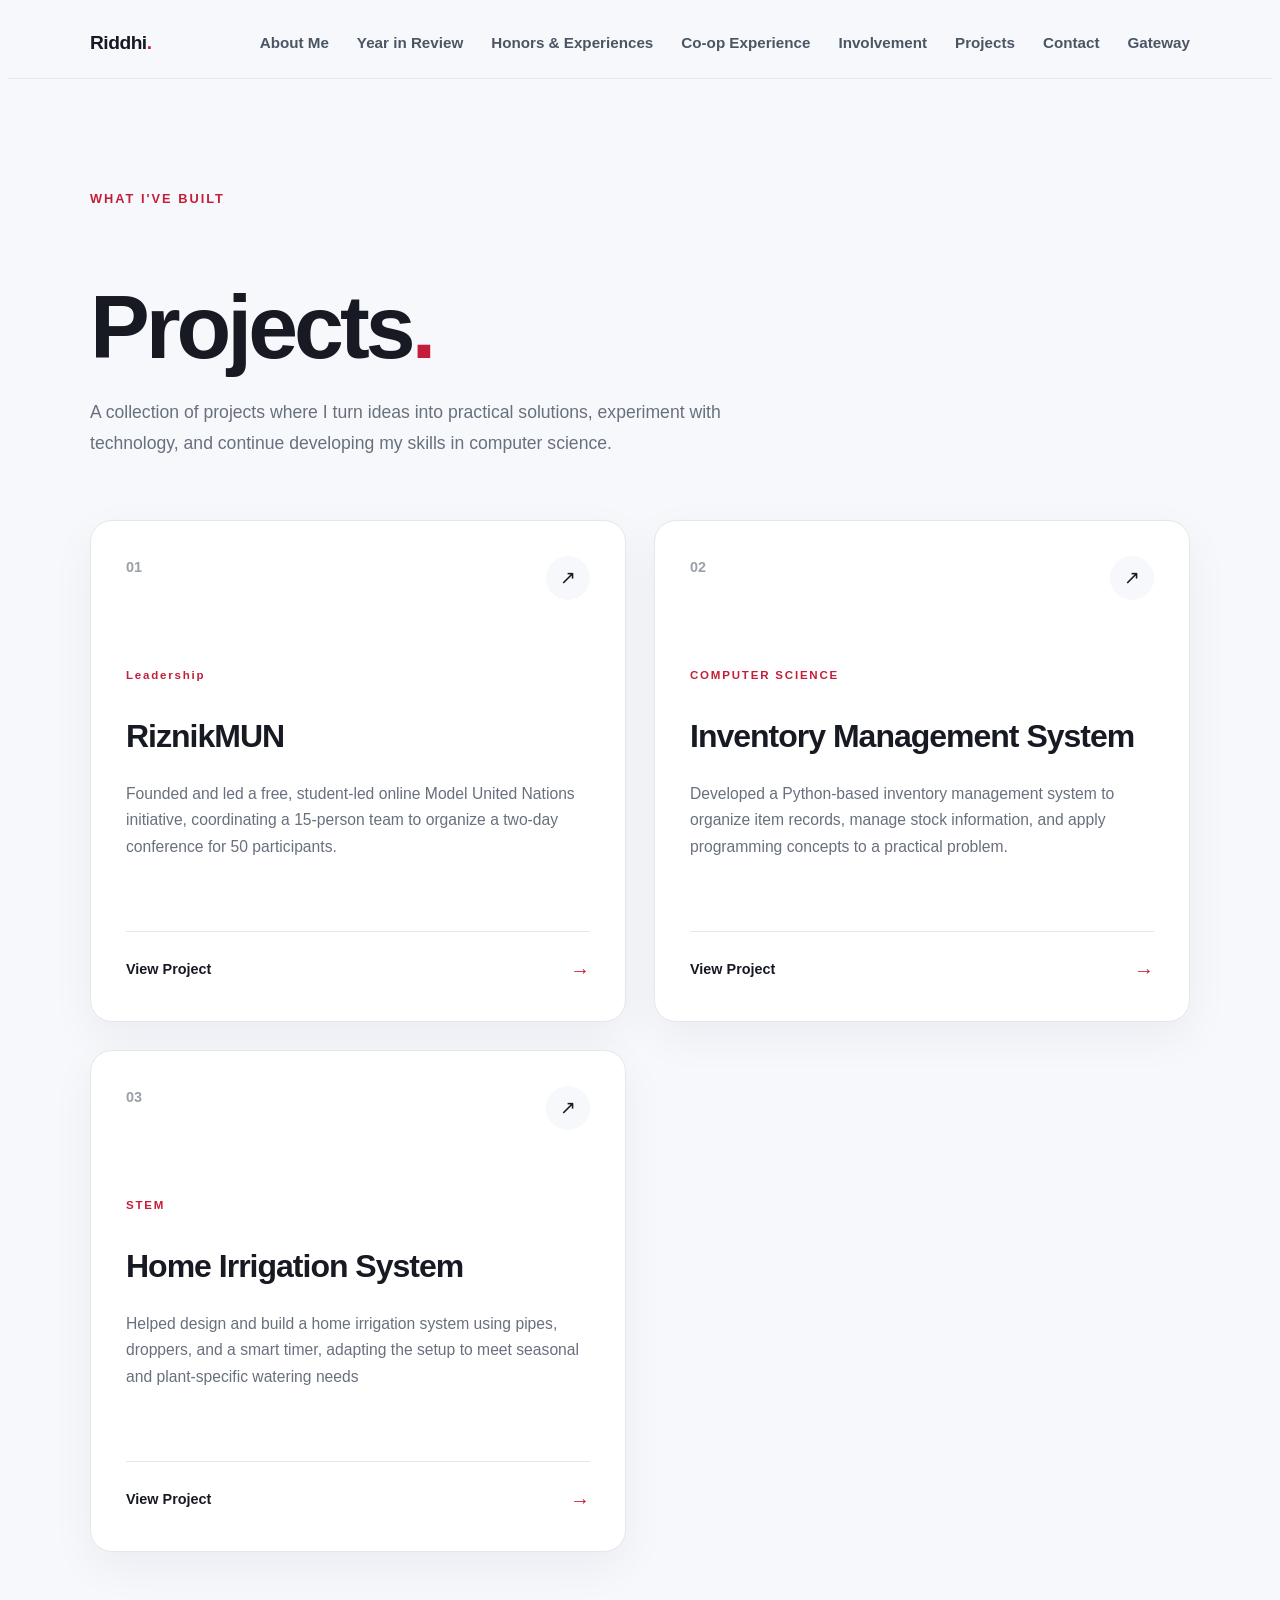
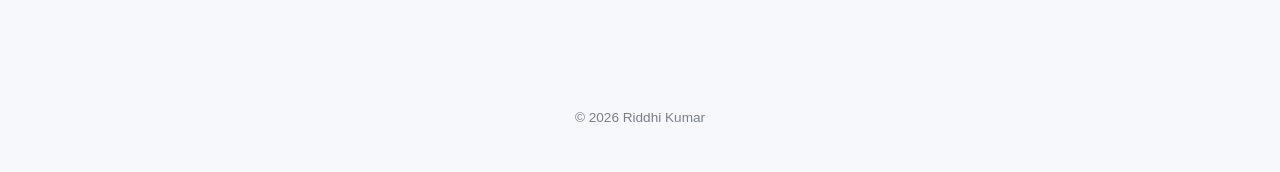
<file: projects.html>
<!DOCTYPE html>
<html lang="en">

<head>
    <meta charset="UTF-8">
    <meta name="viewport" content="width=device-width, initial-scale=1.0">

    <title>Projects | Riddhi</title>

    <!-- CHANGE THIS PATH IF YOUR CSS IS INSIDE A FOLDER -->
    <link rel="stylesheet" href="css/style.css">
</head>
    
<body>

    <!-- NAVIGATION -->
    <nav>
        <div class="container nav-container">

            <div class="logo">
                Riddhi<span>.</span>
            </div>

            <div class="nav-links">
                <a href="index.html">About Me</a>
                <a href="year-in-review.html">Year in Review</a>
                <a href="honors.html">Honors & Experiences</a>
                <a href="coop.html">Co-op Experience</a>
                <a href="involvement.html">Involvement</a>
                <a href="projects.html">Projects</a>
                <a href="contact.html">Contact</a>
                 <a href="gateway.html">Gateway</a>
            </div>

        </div>
    </nav>


    <!-- PROJECTS PAGE -->
    <main class="projects-page">

        <section class="projects-hero">

            <div class="container">

                <div class="section-label">
                    What I've Built
                </div>

                <h1>
                    Projects<span>.</span>
                </h1>

                <p class="projects-intro">
                    A collection of projects where I turn ideas into
                    practical solutions, experiment with technology,
                    and continue developing my skills in computer science.
                </p>


                <!-- PROJECT GRID -->
                <div class="project-grid">


                    <!-- PROJECT 1 -->
                    <a href="riznikmun.html" class="project-card">

                        <div class="project-card-top">
                            <span class="project-number">01</span>

                            <span class="project-arrow">
                                ↗
                            </span>
                        </div>

                        <div class="project-card-content">

                            <p class="project-category">
                                Leadership
                            </p>

                            <h2>
                                RiznikMUN
                            </h2>

                            <p>
                                 Founded and led a free, student-led online Model United Nations initiative, 
                                 coordinating a 15-person team to organize a two-day conference for 50 participants.
                            </p>

                        </div>

                        <div class="project-card-footer">
                            <span>View Project</span>
                            <span>→</span>
                        </div>
                  <!-- PROJECT 2 -->      
                    <a href="python-inventory.html" class="project-card">

                        <div class="project-card-top">
                            <span class="project-number">02</span>

                            <span class="project-arrow">
                                ↗
                            </span>
                        </div>

                        <div class="project-card-content">

                            <p class="project-category">
                                COMPUTER SCIENCE
                            </p>

                            <h2>
                               Inventory Management System
                            </h2>

                            <p>
                                Developed a Python-based inventory management system to organize item records,
                                manage stock information, and apply programming concepts to a practical problem.
                            </p>

                        </div>

                        <div class="project-card-footer">
                            <span>View Project</span>
                            <span>→</span>
                        </div>
<!-- PROJECT 3 -->
                    <a href="irrigation.html" class="project-card">

                        <div class="project-card-top">
                            <span class="project-number">03</span>

                            <span class="project-arrow">
                                ↗
                            </span>
                        </div>

                        <div class="project-card-content">

                            <p class="project-category">
                                STEM
                            </p>

                            <h2>
                                Home Irrigation System
                            </h2>

                            <p>
                                Helped design and build a home irrigation system using pipes,
                                droppers, and a smart timer, adapting the setup to meet seasonal and plant-specific watering needs
                            </p>

                        </div>

                        <div class="project-card-footer">
                            <span>View Project</span>
                            <span>→</span>
                        </div>
                    </a>
                
                </div></div>

            </div>

        </section>

    </main>


    <!-- FOOTER -->
    <footer>
        <div class="container">
            © 2026 Riddhi Kumar
        </div>
    </footer>

</body>

</html>
</file>
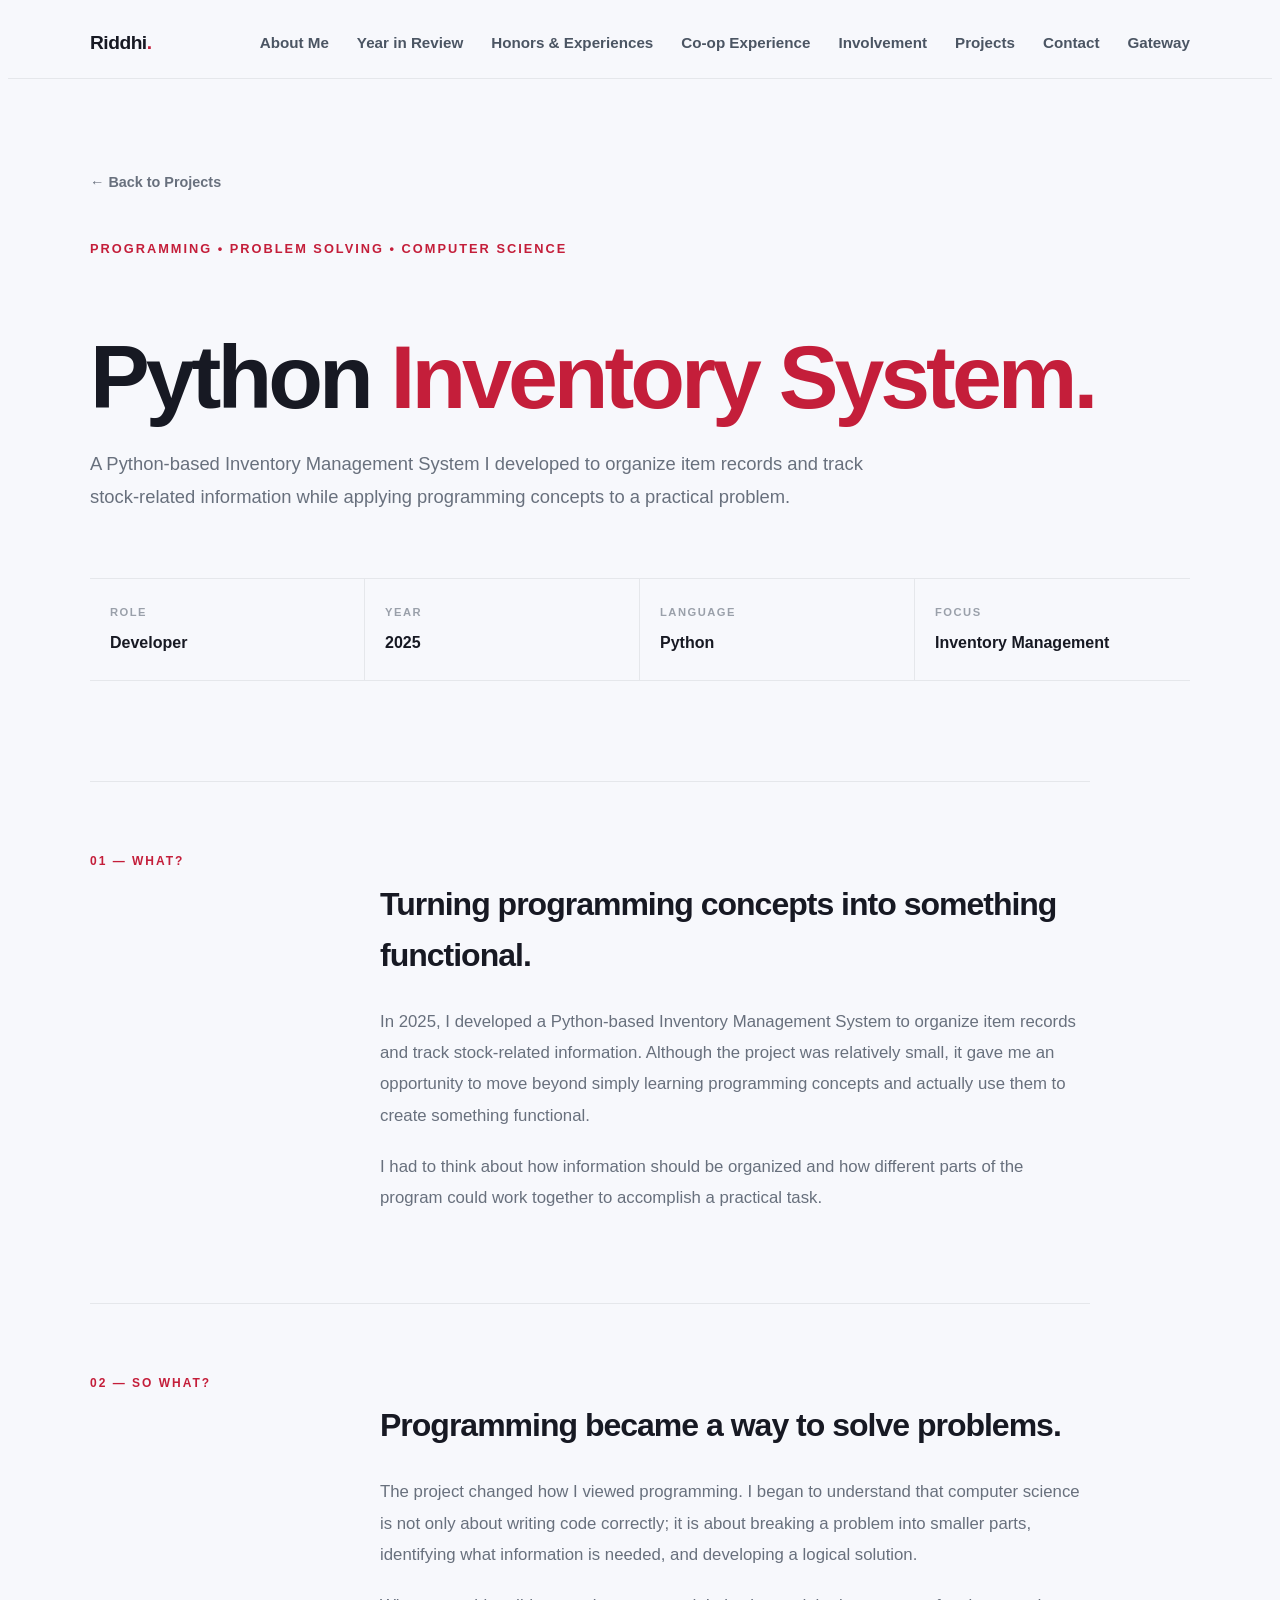
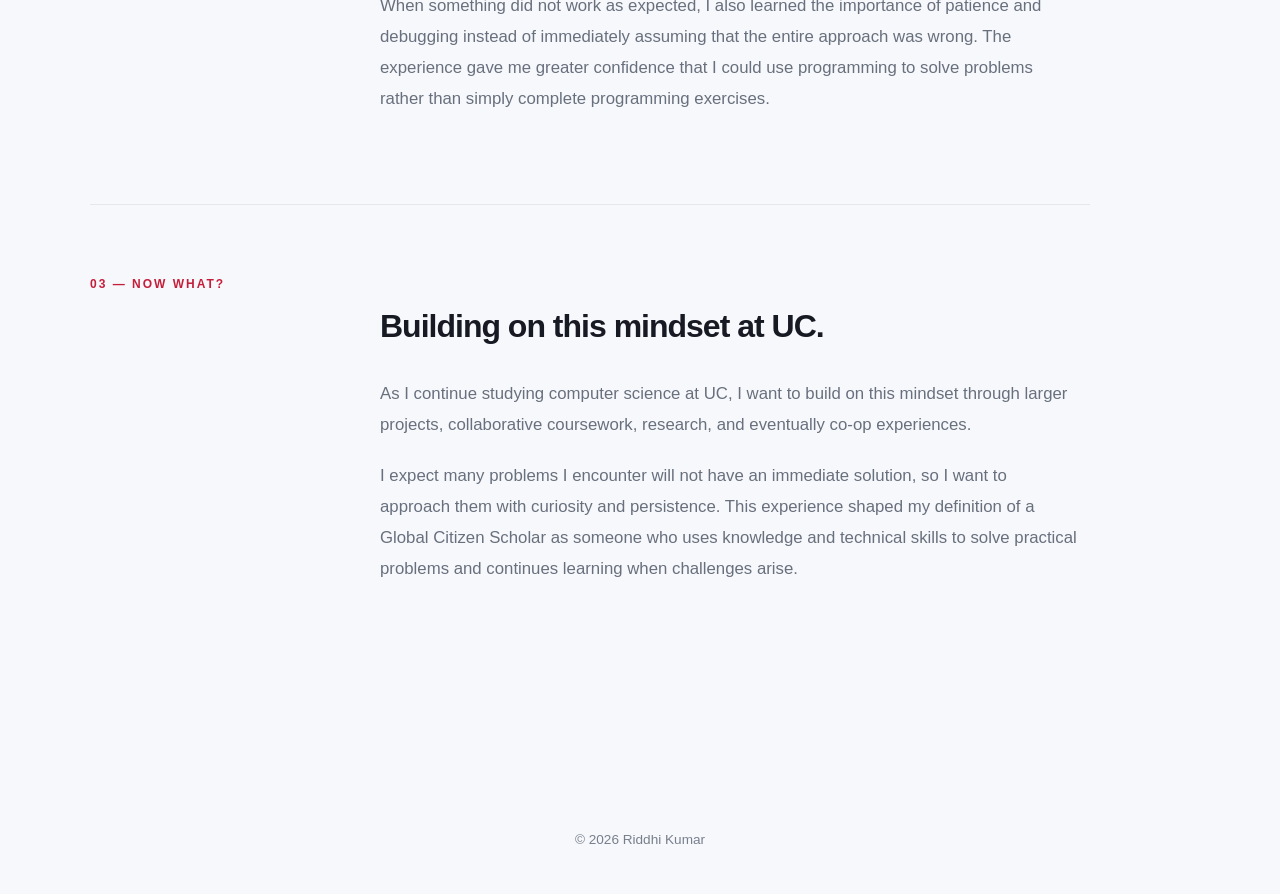
<file: python-inventory.html>
<!DOCTYPE html>
<html lang="en">

<head>
    <meta charset="UTF-8">
    <meta name="viewport" content="width=device-width, initial-scale=1.0">

    <title>Python Inventory Management System | Riddhi</title>
    
    <link rel="stylesheet" href="css/style.css">
</head>

<body>

    <!-- NAVIGATION -->
    <nav>
        <div class="container nav-container">

            <div class="logo">
                Riddhi<span>.</span>
            </div>

            <div class="nav-links">
                <a href="index.html">About Me</a>
                <a href="year-in-review.html">Year in Review</a>
                <a href="honors.html">Honors & Experiences</a>
                <a href="coop.html">Co-op Experience</a>
                <a href="involvement.html">Involvement</a>
                <a href="projects.html">Projects</a>
                <a href="contact.html">Contact</a>
                 <a href="gateway.html">Gateway</a>
            </div>

        </div>
    </nav>


    <!-- PROJECT PAGE -->
    <main class="project-detail-page">

        <section class="project-detail-hero">

            <div class="container">

                <a href="projects.html" class="back-link">
                    ← Back to Projects
                </a>

                <div class="section-label">
                    Programming • Problem Solving • Computer Science
                </div>

                <h1>
                    Python <span>Inventory System.</span>
                </h1>

                <p class="project-detail-intro">
                    A Python-based Inventory Management System I developed
                    to organize item records and track stock-related information
                    while applying programming concepts to a practical problem.
                </p>


                <!-- PROJECT INFO -->
                <div class="project-info-grid">

                    <div class="project-info-item">
                        <span>ROLE</span>
                        <strong>Developer</strong>
                    </div>

                    <div class="project-info-item">
                        <span>YEAR</span>
                        <strong>2025</strong>
                    </div>

                    <div class="project-info-item">
                        <span>LANGUAGE</span>
                        <strong>Python</strong>
                    </div>

                    <div class="project-info-item">
                        <span>FOCUS</span>
                        <strong>Inventory Management</strong>
                    </div>

                </div>


                <!-- WHAT -->
                <section class="reflection-section">

                    <div class="reflection-label">
                        01 — WHAT?
                    </div>

                    <div class="reflection-content">

                        <h2>
                            Turning programming concepts into something functional.
                        </h2>

                        <p>
                            In 2025, I developed a Python-based Inventory
                            Management System to organize item records and
                            track stock-related information. Although the
                            project was relatively small, it gave me an
                            opportunity to move beyond simply learning
                            programming concepts and actually use them to
                            create something functional.
                        </p>

                        <p>
                            I had to think about how information should be
                            organized and how different parts of the program
                            could work together to accomplish a practical task.
                        </p>

                    </div>

                </section>


                <!-- SO WHAT -->
                <section class="reflection-section">

                    <div class="reflection-label">
                        02 — SO WHAT?
                    </div>

                    <div class="reflection-content">

                        <h2>
                            Programming became a way to solve problems.
                        </h2>

                        <p>
                            The project changed how I viewed programming.
                            I began to understand that computer science is
                            not only about writing code correctly; it is about
                            breaking a problem into smaller parts, identifying
                            what information is needed, and developing a
                            logical solution.
                        </p>

                        <p>
                            When something did not work as expected, I also
                            learned the importance of patience and debugging
                            instead of immediately assuming that the entire
                            approach was wrong. The experience gave me greater
                            confidence that I could use programming to solve
                            problems rather than simply complete programming
                            exercises.
                        </p>

                    </div>

                </section>


                <!-- NOW WHAT -->
                <section class="reflection-section">

                    <div class="reflection-label">
                        03 — NOW WHAT?
                    </div>

                    <div class="reflection-content">

                        <h2>
                            Building on this mindset at UC.
                        </h2>

                        <p>
                            As I continue studying computer science at UC,
                            I want to build on this mindset through larger
                            projects, collaborative coursework, research,
                            and eventually co-op experiences.
                        </p>

                        <p>
                            I expect many problems I encounter will not have
                            an immediate solution, so I want to approach them
                            with curiosity and persistence. This experience
                            shaped my definition of a Global Citizen Scholar
                            as someone who uses knowledge and technical skills
                            to solve practical problems and continues learning
                            when challenges arise.
                        </p>

                    </div>

                </section>

            </div>

        </section>

    </main>


    <!-- FOOTER -->
    <footer>
        <div class="container">
            © 2026 Riddhi Kumar
        </div>
    </footer>

</body>

</html>
</file>
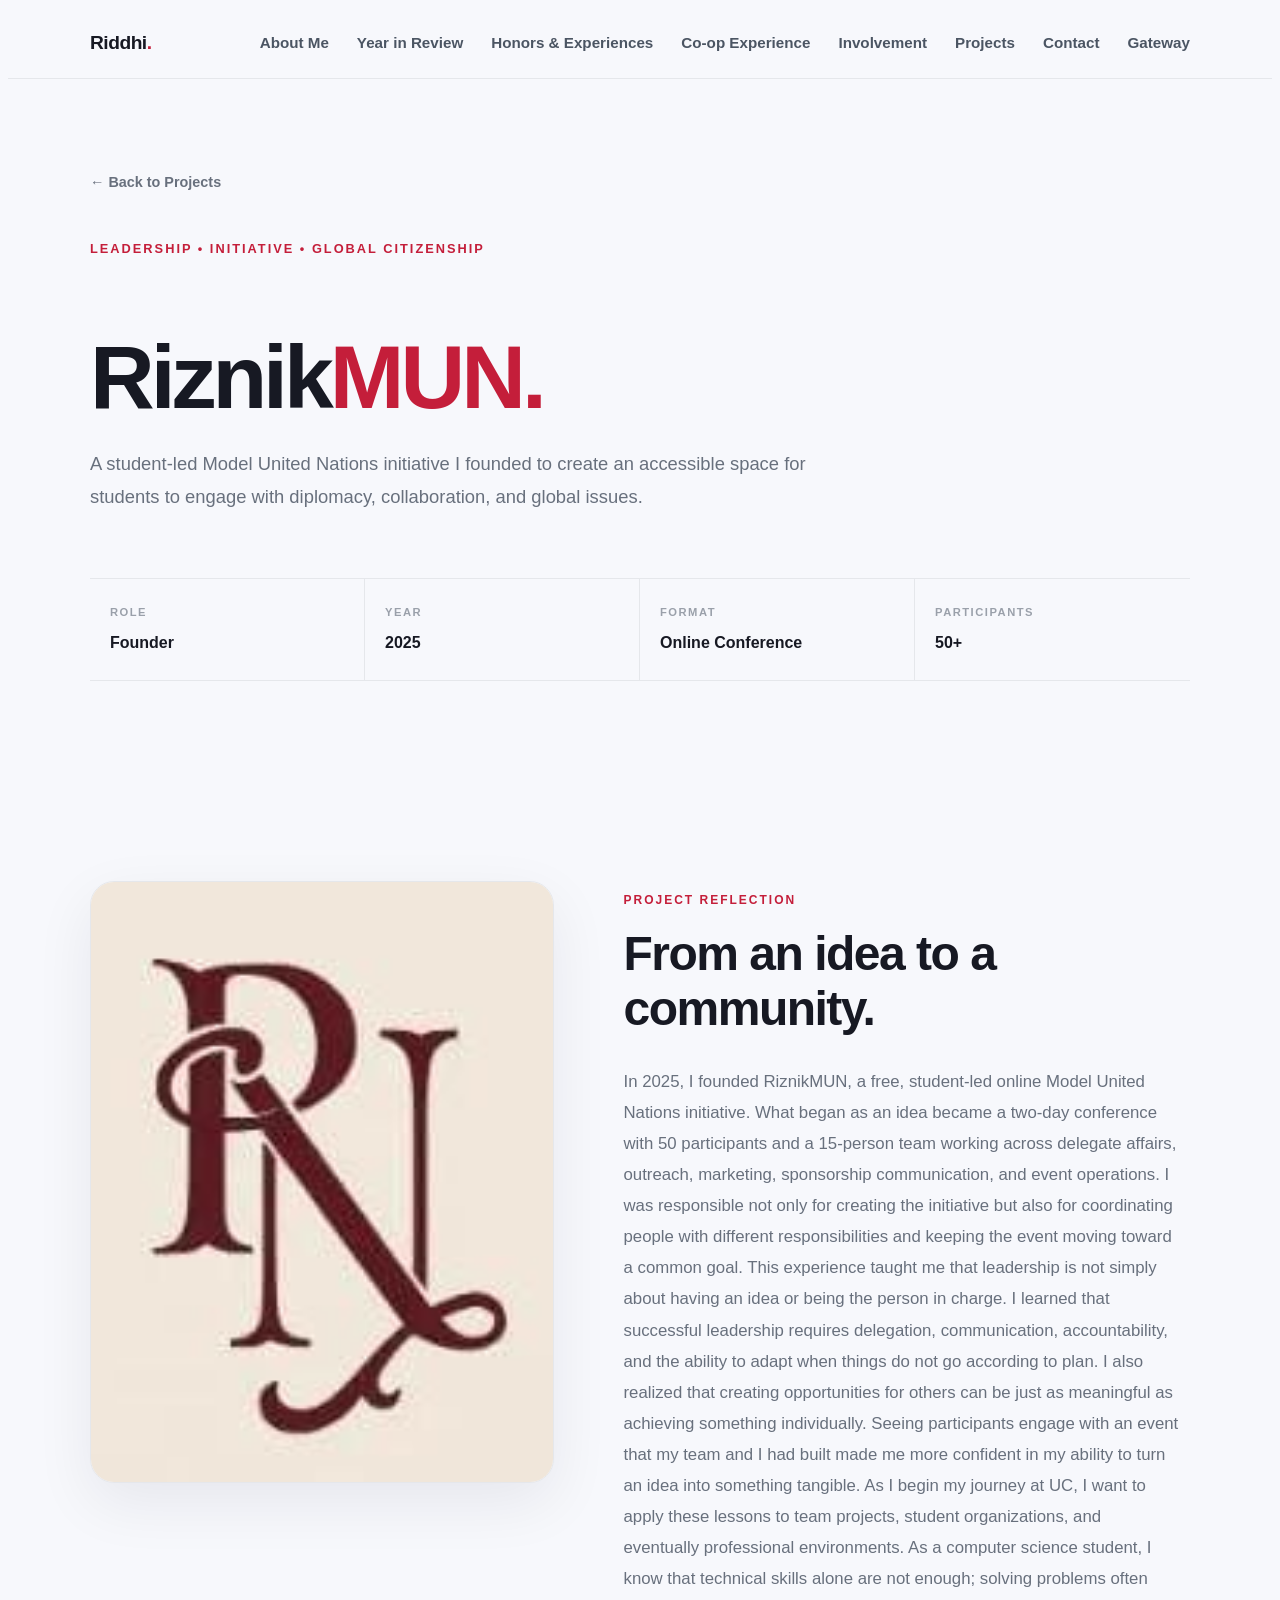
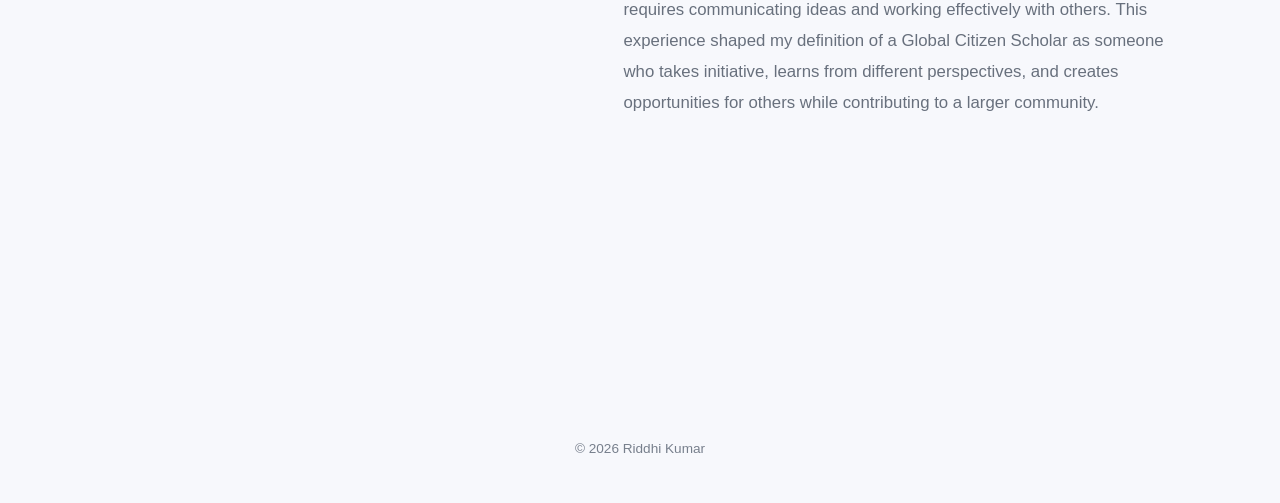
<file: riznikmun.html>
<!DOCTYPE html>
<html lang="en">

<head>
    <meta charset="UTF-8">
    <meta name="viewport" content="width=device-width, initial-scale=1.0">
    
    <title>RiznikMUN | Riddhi</title>

    <link rel="stylesheet" href="css/style.css">
</head>
    
<body>

    <!-- NAVIGATION -->
    <nav>
        <div class="container nav-container">

            <div class="logo">
                Riddhi<span>.</span>
            </div>

            <div class="nav-links">
                <a href="index.html">About Me</a>
                <a href="year-in-review.html">Year in Review</a>
                <a href="honors.html">Honors & Experiences</a>
                <a href="coop.html">Co-op Experience</a>
                <a href="involvement.html">Involvement</a>
                <a href="projects.html">Projects</a>
                <a href="contact.html">Contact</a>
                 <a href="gateway.html">Gateway</a>
            </div>

        </div>
    </nav>


    <!-- PROJECT PAGE -->
    <main class="project-detail-page">

        <section class="project-detail-hero">

            <div class="container">

                <a href="projects.html" class="back-link">
                    ← Back to Projects
                </a>

                <div class="section-label">
                    Leadership • Initiative • Global Citizenship
                </div>

                <h1>
                    Riznik<span>MUN.</span>
                </h1>

                <p class="project-detail-intro">
                    A student-led Model United Nations initiative I founded
                    to create an accessible space for students to engage
                    with diplomacy, collaboration, and global issues.
                </p>


                <!-- PROJECT INFO -->
                <div class="project-info-grid">

                    <div class="project-info-item">
                        <span>ROLE</span>
                        <strong>Founder</strong>
                    </div>

                    <div class="project-info-item">
                        <span>YEAR</span>
                        <strong>2025</strong>
                    </div>

                    <div class="project-info-item">
                        <span>FORMAT</span>
                        <strong>Online Conference</strong>
                    </div>

                    <div class="project-info-item">
                        <span>PARTICIPANTS</span>
                        <strong>50+</strong>
                    </div>

                </div>


                <!-- PROJECT STORY -->
                <section class="project-story">

                    <div class="project-image">

                        <img src="images/riznikmun.jpg"
                             alt="RiznikMUN project">

                    </div>


                    <div class="project-essay">

                        <div class="reflection-label">
                            Project Reflection
                        </div>

                        <h2>
                            From an idea to a community.
                        </h2>

                        <p>
                            In 2025, I founded RiznikMUN, a free,
                            student-led online Model United Nations
                            initiative. What began as an idea became a
                            two-day conference with 50 participants and a
                            15-person team working across delegate affairs,
                            outreach, marketing, sponsorship communication,
                            and event operations.
                            I was responsible not only for creating the
                            initiative but also for coordinating people with
                            different responsibilities and keeping the event
                            moving toward a common goal. This experience
                            taught me that leadership is not simply about
                            having an idea or being the person in charge.
                            I learned that successful leadership requires
                            delegation, communication, accountability, and
                            the ability to adapt when things do not go
                            according to plan.
                            I also realized that creating opportunities for
                            others can be just as meaningful as achieving
                            something individually. Seeing participants
                            engage with an event that my team and I had
                            built made me more confident in my ability to
                            turn an idea into something tangible.
                            As I begin my journey at UC, I want to apply
                            these lessons to team projects, student
                            organizations, and eventually professional
                            environments. As a computer science student,
                            I know that technical skills alone are not
                            enough; solving problems often requires
                            communicating ideas and working effectively
                            with others.
                            This experience shaped my definition of a
                            Global Citizen Scholar as someone who takes
                            initiative, learns from different perspectives,
                            and creates opportunities for others while
                            contributing to a larger community.
                        </p>

                    </div>

                </section>

            </div>

        </section>

    </main>


    <!-- FOOTER -->
    <footer>
        <div class="container">
            © 2026 Riddhi Kumar
        </div>
    </footer>

</body>

</html>
</file>
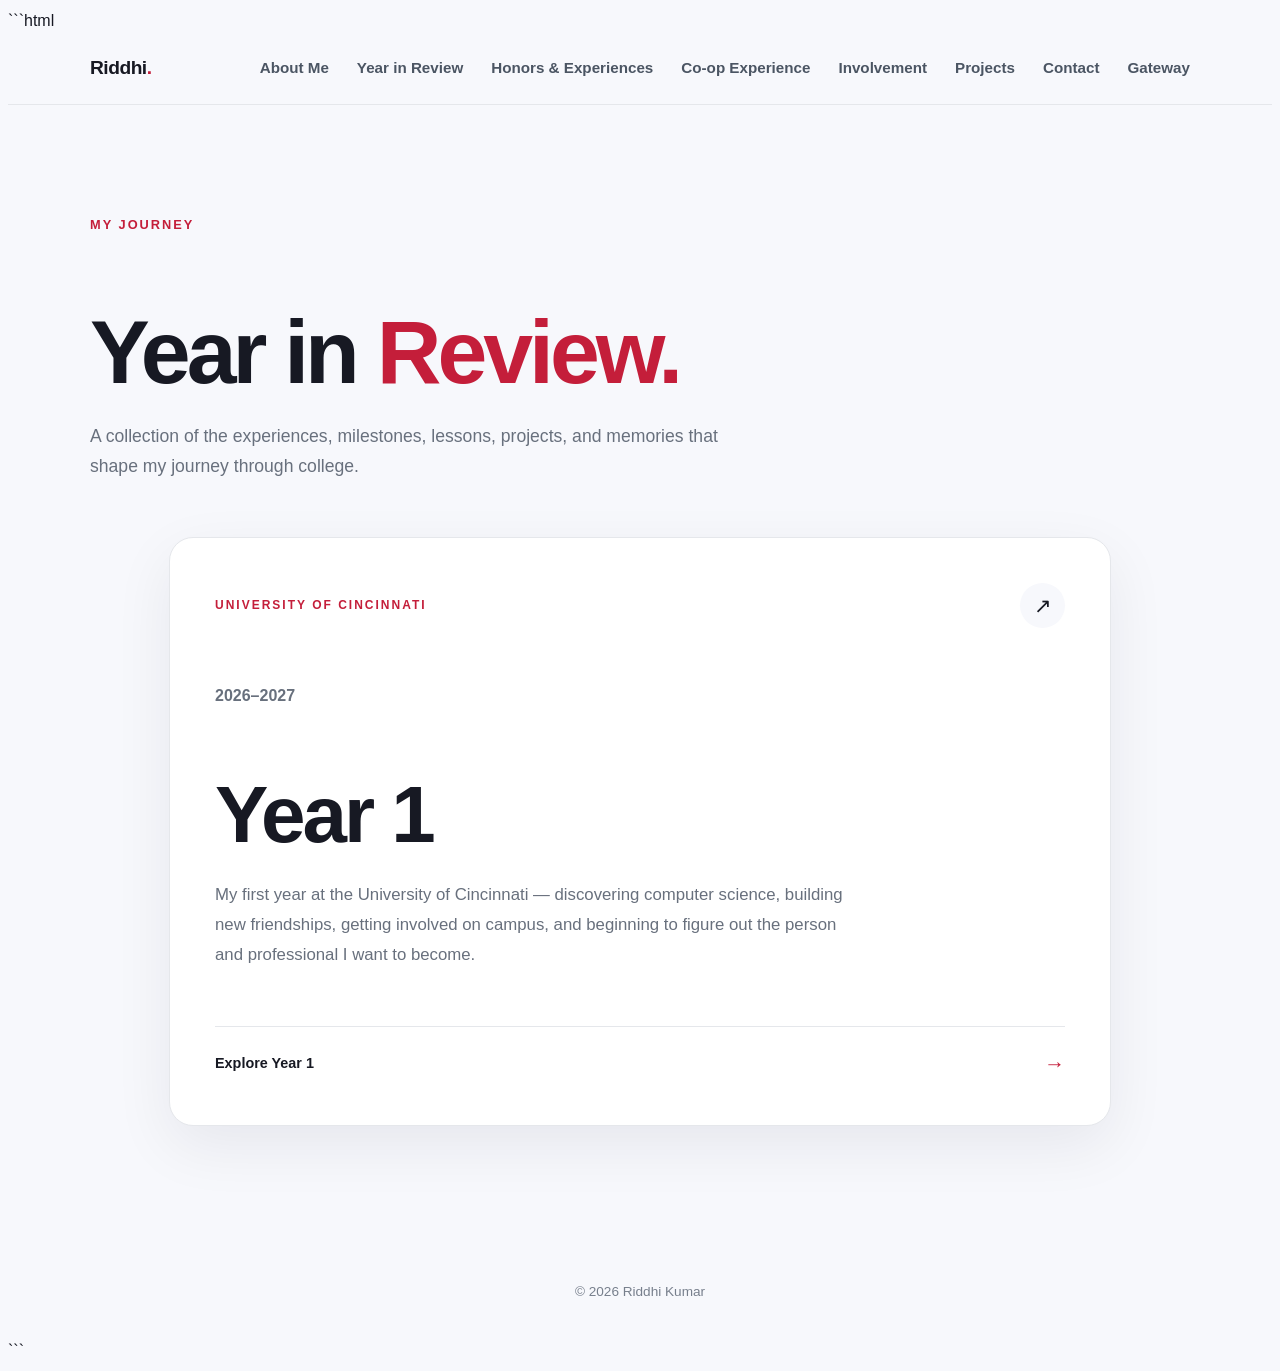
<file: year-in-review.html>
```html
<!DOCTYPE html>
<html lang="en">
    
<head>
    <meta charset="UTF-8">
    <meta name="viewport" content="width=device-width, initial-scale=1.0">

    <title>Year in Review | Riddhi</title>

    <link rel="stylesheet" href="css/style.css">
</head>

<body>

    <!-- NAVIGATION -->
    <nav>
        <div class="container nav-container">

            <div class="logo">
                Riddhi<span>.</span>
            </div>

            <div class="nav-links">
                <a href="index.html">About Me</a>
                <a href="year-in-review.html">Year in Review</a>
                <a href="honors.html">Honors & Experiences</a>
                <a href="coop.html">Co-op Experience</a>
                <a href="involvement.html">Involvement</a>
                <a href="projects.html">Projects</a>
                <a href="contact.html">Contact</a>
                 <a href="gateway.html">Gateway</a>
            </div>

        </div>
    </nav>


    <!-- YEAR IN REVIEW -->
    <main class="year-review-page">

        <section class="year-review-hero">

            <div class="container">

                <div class="section-label">
                    My Journey
                </div>

                <h1>
                    Year in <span>Review.</span>
                </h1>

                <p class="year-review-intro">
                    A collection of the experiences, milestones, lessons,
                    projects, and memories that shape my journey through
                    college.
                </p>


                <!-- YEAR 1 CARD -->
                <a href="year-1.html" class="year-card">

                    <div class="year-card-top">
                        <span class="year-card-label">
                            UNIVERSITY OF CINCINNATI
                        </span>

                        <span class="year-card-arrow">
                            ↗
                        </span>
                    </div>


                    <div class="year-card-content">

                        <p class="year-number">
                            2026–2027
                        </p>

                        <h2>
                            Year 1
                        </h2>

                        <p class="year-card-description">
                            My first year at the University of Cincinnati —
                            discovering computer science, building new
                            friendships, getting involved on campus, and
                            beginning to figure out the person and
                            professional I want to become.
                        </p>

                    </div>


                    <div class="year-card-footer">
                        <span>
                            Explore Year 1
                        </span>

                        <span class="arrow">
                            →
                        </span>
                    </div>

                </a>

            </div>

        </section>

    </main>


    <!-- FOOTER -->
    <footer>
        <div class="container">
            © 2026 Riddhi Kumar
        </div>
    </footer>

</body>

</html>
```
</file>
<file: css/style.css>
```css
/* =========================
   GLOBAL
========================= */

* {
  margin: 0;
  padding: 0;
  box-sizing: border-box;
}

html {
  scroll-behavior: smooth;
}

body {
  font-family: Inter, -apple-system, BlinkMacSystemFont, "Segoe UI", sans-serif;
  background: #f7f8fc;
  color: #171923;
  line-height: 1.6;
}

a {
  color: inherit;
  text-decoration: none;
}

.container {
  width: min(1100px, 90%);
  margin: auto;
}


/* =========================
   NAVIGATION
========================= */

nav {
  position: sticky;
  top: 0;
  z-index: 1000;

  background: rgba(247, 248, 252, 0.92);
  backdrop-filter: blur(12px);

  border-bottom: 1px solid #e5e7eb;
}

.nav-container {
  min-height: 70px;

  display: flex;
  justify-content: space-between;
  align-items: center;
}

.logo {
  font-size: 1.2rem;
  font-weight: 800;
  letter-spacing: -0.5px;
}

.logo span {
  color: #c41e3a;
}

.nav-links {
  display: flex;
  align-items: center;
  gap: 28px;

  list-style: none;

  font-size: 0.95rem;
  font-weight: 600;
}

.nav-links a {
  color: #4b5563;
  transition: 0.2s ease;
}

.nav-links a:hover {
  color: #c41e3a;
}


/* =========================
   HERO
========================= */

.hero {
  min-height: 88vh;

  display: flex;
  align-items: center;

  padding: 80px 0;
}

.hero-grid {
  display: grid;

  /* Text on left, card on right */
  grid-template-columns: 1.3fr 0.7fr;

  gap: 70px;
  align-items: center;
}

.eyebrow {
  display: inline-block;

  padding: 7px 13px;

  border-radius: 999px;

  background: #fff0f2;
  color: #a3162d;

  font-size: 0.85rem;
  font-weight: 700;

  margin-bottom: 20px;
}

h1 {
  font-size: clamp(3rem, 7vw, 5.8rem);

  line-height: 0.98;
  letter-spacing: -4px;

  margin-bottom: 25px;
}

h1 span {
  color: #c41e3a;
}

.hero-description {
  max-width: 650px;

  font-size: 1.15rem;

  color: #5b6472;

  margin-bottom: 30px;
}

.buttons {
  display: flex;
  flex-wrap: wrap;
  gap: 14px;
}

.button {
  display: inline-block;

  padding: 13px 21px;

  border-radius: 10px;

  font-weight: 700;

  transition: 0.2s ease;
}

.button-primary {
  background: #171923;
  color: white;
}

.button-primary:hover {
  transform: translateY(-2px);
  background: #c41e3a;
}

.button-secondary {
  border: 1px solid #d1d5db;
  background: white;
}

.button-secondary:hover {
  transform: translateY(-2px);
  border-color: #c41e3a;
}


/* =========================
   HERO CARD
========================= */

.hero-card {
  background: white;

  border: 1px solid #e5e7eb;
  border-radius: 24px;

  padding: 30px;

  box-shadow: 0 20px 60px rgba(20, 20, 40, 0.08);
}

.hero-card-top {
  display: flex;
  align-items: center;

  gap: 15px;

  margin-bottom: 25px;
}

.avatar {
  width: 60px;
  height: 60px;

  border-radius: 18px;

  background: #c41e3a;
  color: white;

  display: grid;
  place-items: center;

  font-size: 1.3rem;
  font-weight: 800;
}

.hero-card h3 {
  font-size: 1.05rem;
}

.hero-card p {
  color: #6b7280;
  font-size: 0.9rem;
}

.interest {
  padding: 13px 0;

  border-top: 1px solid #eee;

  color: #4b5563;
}


/* =========================
   GENERAL SECTIONS
========================= */

section {
  padding: 100px 0;
}

.section-label {
  color: #c41e3a;

  font-size: 0.8rem;
  font-weight: 800;

  text-transform: uppercase;
  letter-spacing: 2px;

  margin-bottom: 10px;
}

.section-title {
  font-size: 2.5rem;

  letter-spacing: -1.5px;

  margin-bottom: 15px;
}

.section-intro {
  color: #68707d;

  max-width: 700px;

  margin-bottom: 45px;
}


/* =========================
   ABOUT
========================= */

.about-grid {
  display: grid;

  /* About text on left, facts on right */
  grid-template-columns: 1fr 1fr;

  gap: 60px;
}

.about-text p {
  margin-bottom: 18px;

  color: #59616e;
}

.facts {
  display: grid;
  gap: 15px;
}

.fact {
  padding: 20px;

  background: white;

  border: 1px solid #e5e7eb;
  border-radius: 14px;
}

.fact strong {
  display: block;

  margin-bottom: 4px;
}

.fact span {
  color: #6b7280;

  font-size: 0.93rem;
}


/* =========================
   PROJECTS
========================= */

.projects {
  display: grid;

  /* FOUR PROJECTS ACROSS */
  grid-template-columns: repeat(4, 1fr);

  gap: 22px;
}

.project {
  background: white;

  border: 1px solid #e5e7eb;
  border-radius: 18px;

  padding: 25px;

  transition: 0.25s ease;
}

.project:hover {
  transform: translateY(-5px);

  box-shadow: 0 15px 40px rgba(20, 20, 40, 0.08);
}

.project-number {
  color: #c41e3a;

  font-weight: 800;

  margin-bottom: 20px;
}

.project h3 {
  margin-bottom: 10px;
}

.project p {
  color: #69717e;

  font-size: 0.93rem;

  margin-bottom: 20px;
}


/* =========================
   PROJECT TAGS
========================= */

.tags {
  display: flex;

  flex-wrap: wrap;

  gap: 7px;
}

.tag {
  background: #f0f1f4;

  padding: 5px 9px;

  border-radius: 6px;

  font-size: 0.75rem;
  font-weight: 700;

  color: #4b5563;
}


/* =========================
   LEARNING / TIMELINE
========================= */

.timeline {
  border-left: 2px solid #dddfe4;

  padding-left: 30px;

  display: grid;

  gap: 35px;
}

.timeline-item {
  position: relative;
}

.timeline-item::before {
  content: "";

  position: absolute;

  left: -40px;
  top: 5px;

  width: 16px;
  height: 16px;

  border-radius: 50%;

  background: #c41e3a;

  border: 4px solid #f7f8fc;
}

.timeline-date {
  color: #c41e3a;

  font-size: 0.82rem;
  font-weight: 800;

  text-transform: uppercase;
  letter-spacing: 1px;
}

.timeline-item h3 {
  margin: 5px 0;
}

.timeline-item p {
  color: #68707d;
}


/* =========================
   SKILLS
========================= */

.skills {
  display: grid;

  /* THREE SKILLS ACROSS */
  grid-template-columns: repeat(3, 1fr);

  gap: 20px;
}

.skill-card {
  background: white;

  border: 1px solid #e5e7eb;
  border-radius: 16px;

  padding: 25px;
}

.skill-card h3 {
  margin-bottom: 10px;
}

.skill-card p {
  color: #68707d;

  font-size: 0.92rem;
}


/* =========================
   CONTACT
========================= */

.contact-box {
  background: #171923;

  color: white;

  border-radius: 25px;

  padding: 60px;

  text-align: center;
}

.contact-box h2 {
  font-size: 2.7rem;

  margin-bottom: 15px;

  letter-spacing: -1px;
}

.contact-box p {
  color: #c7cbd3;

  max-width: 600px;

  margin: 0 auto 25px;
}

.contact-box .button {
  background: white;

  color: #171923;
}


/* =========================
   FOOTER
========================= */

footer {
  padding: 35px 0;

  color: #777f8c;

  font-size: 0.85rem;

  text-align: center;
}


/* =========================
   MOBILE
========================= */

@media (max-width: 1000px) {

  .nav-links {
    gap: 15px;
    font-size: 0.85rem;
  }

  .hero-grid {
    grid-template-columns: 1fr;
  }

  .about-grid {
    grid-template-columns: 1fr;
  }

  .projects {
    grid-template-columns: repeat(2, 1fr);
  }

  .skills {
    grid-template-columns: repeat(2, 1fr);
  }
}


@media (max-width: 650px) {

  .nav-container {
    flex-direction: column;

    padding: 18px 0;

    gap: 15px;
  }

  .nav-links {
    flex-wrap: wrap;

    justify-content: center;

    gap: 12px;
  }

  .hero {
    padding: 60px 0;
  }

  h1 {
    font-size: 3rem;

    letter-spacing: -2px;
  }

  .projects {
    grid-template-columns: 1fr;
  }

  .skills {
    grid-template-columns: 1fr;
  }

  .contact-box {
    padding: 40px 25px;
  }

  .contact-box h2 {
    font-size: 2.2rem;
  }
}
```
/* =========================
   YEAR IN REVIEW PAGE
========================= */

.year-review-page {
    min-height: calc(100vh - 70px);
}

.year-review-hero {
    padding: 110px 0 120px;
}

.year-review-intro {
    max-width: 650px;
    color: #68707d;
    font-size: 1.1rem;
    margin-bottom: 55px;
}


/* YEAR CARD */

.year-card {
    display: block;

    position: relative;

    max-width: 850px;

    margin: 0 auto;

    padding: 45px;

    background: white;

    border: 1px solid #e5e7eb;

    border-radius: 24px;

    box-shadow: 0 20px 60px rgba(20, 20, 40, 0.07);

    transition:
        transform 0.3s ease,
        box-shadow 0.3s ease,
        border-color 0.3s ease;
}


/* Card hover */

.year-card:hover {
    transform: translateY(-8px);

    border-color: #c41e3a;

    box-shadow: 0 30px 80px rgba(20, 20, 40, 0.12);
}


/* TOP OF CARD */

.year-card-top {
    display: flex;

    justify-content: space-between;

    align-items: center;

    margin-bottom: 55px;
}

.year-card-label {
    font-size: 0.75rem;

    font-weight: 800;

    letter-spacing: 2px;

    color: #c41e3a;
}

.year-card-arrow {
    width: 45px;
    height: 45px;

    display: grid;

    place-items: center;

    border-radius: 50%;

    background: #f7f8fc;

    font-size: 1.3rem;

    transition: 0.3s ease;
}

.year-card:hover .year-card-arrow {
    background: #c41e3a;

    color: white;

    transform: rotate(5deg);
}


/* YEAR NUMBER */

.year-number {
    font-size: 1rem;

    font-weight: 700;

    color: #68707d;

    margin-bottom: 5px;
}


/* YEAR TITLE */

.year-card h2 {
    font-size: clamp(3rem, 7vw, 5rem);

    line-height: 1;

    letter-spacing: -3px;

    margin-bottom: 25px;

    color: #171923;
}


/* DESCRIPTION */

.year-card-description {
    max-width: 650px;

    font-size: 1.05rem;

    color: #68707d;

    line-height: 1.8;
}


/* CARD FOOTER */

.year-card-footer {
    display: flex;

    justify-content: space-between;

    align-items: center;

    margin-top: 55px;

    padding-top: 20px;

    border-top: 1px solid #e5e7eb;

    font-size: 0.9rem;

    font-weight: 800;

    color: #171923;
}

.year-card-footer .arrow {
    color: #c41e3a;

    font-size: 1.3rem;

    transition: transform 0.3s ease;
}

.year-card:hover .year-card-footer .arrow {
    transform: translateX(6px);
}


/* MOBILE */

@media (max-width: 650px) {

    .year-review-hero {
        padding: 70px 0 80px;
    }

    .year-card {
        padding: 30px;
    }

    .year-card-top {
        margin-bottom: 40px;
    }

    .year-card h2 {
        font-size: 3.2rem;

        letter-spacing: -2px;
    }

    .year-card-footer {
        margin-top: 40px;
    }
}
/* =========================
   PROJECTS PAGE
========================= */

.projects-page {
    min-height: calc(100vh - 70px);
}

.projects-hero {
    padding: 110px 0 120px;
}

.projects-intro {
    max-width: 700px;
    color: #68707d;
    font-size: 1.1rem;
    line-height: 1.8;
    margin-bottom: 60px;
}


/* PROJECT GRID */

.project-grid {
    display: grid;
    grid-template-columns: repeat(2, 1fr);
    gap: 28px;
}


/* PROJECT CARD */

.project-card {
    display: flex;
    flex-direction: column;

    min-height: 430px;

    padding: 35px;

    background: white;

    border: 1px solid #e5e7eb;

    border-radius: 22px;

    box-shadow: 0 15px 45px rgba(20, 20, 40, 0.05);

    text-decoration: none;

    transition:
        transform 0.3s ease,
        box-shadow 0.3s ease,
        border-color 0.3s ease;
}

.project-card:hover {
    transform: translateY(-8px);

    border-color: #c41e3a;

    box-shadow: 0 25px 65px rgba(20, 20, 40, 0.11);
}


/* CARD TOP */

.project-card-top {
    display: flex;

    justify-content: space-between;

    align-items: center;

    margin-bottom: 55px;
}

.project-number {
    font-size: 0.9rem;

    font-weight: 800;

    color: #9aa0aa;
}

.project-arrow {
    width: 44px;
    height: 44px;

    display: grid;

    place-items: center;

    border-radius: 50%;

    background: #f7f8fc;

    color: #171923;

    font-size: 1.2rem;

    transition: 0.3s ease;
}

.project-card:hover .project-arrow {
    background: #c41e3a;

    color: white;

    transform: rotate(5deg);
}


/* CONTENT */

.project-card-content {
    flex: 1;
}

.project-category {
    margin-bottom: 12px;

    font-size: 0.72rem;

    font-weight: 800;

    letter-spacing: 1.8px;

    color: #c41e3a;
}

.project-card h2 {
    margin-bottom: 18px;

    font-size: 2rem;

    letter-spacing: -1px;

    color: #171923;
}

.project-card-content > p:last-child {
    max-width: 500px;

    color: #68707d;

    line-height: 1.7;

    font-size: 0.98rem;
}


/* CARD FOOTER */

.project-card-footer {
    display: flex;

    justify-content: space-between;

    align-items: center;

    padding-top: 22px;

    margin-top: 35px;

    border-top: 1px solid #e5e7eb;

    color: #171923;

    font-size: 0.9rem;

    font-weight: 800;
}

.project-card-footer span:last-child {
    color: #c41e3a;

    font-size: 1.25rem;

    transition: transform 0.3s ease;
}

.project-card:hover .project-card-footer span:last-child {
    transform: translateX(6px);
}


/* MOBILE */

@media (max-width: 800px) {

    .projects-hero {
        padding: 75px 0 90px;
    }

    .project-grid {
        grid-template-columns: 1fr;
    }

    .project-card {
        min-height: 390px;
    }

}


@media (max-width: 650px) {

    .project-card {
        padding: 28px;

        min-height: 360px;
    }

    .project-card-top {
        margin-bottom: 40px;
    }

    .project-card h2 {
        font-size: 1.7rem;
    }

}
/* =========================
   INVOLVEMENT PAGE
========================= */

.involvement-page {
    min-height: calc(100vh - 70px);
}

.involvement-hero {
    padding: 110px 0 120px;
}

.involvement-intro {
    max-width: 700px;
    color: #68707d;
    font-size: 1.1rem;
    line-height: 1.8;
    margin-bottom: 60px;
}


/* INVOLVEMENT GRID */

.involvement-grid {
    display: grid;
    grid-template-columns: repeat(2, 1fr);
    gap: 28px;
}


/* CARD */

.involvement-card {
    display: flex;
    flex-direction: column;

    min-height: 430px;

    padding: 35px;

    background: white;

    border: 1px solid #e5e7eb;

    border-radius: 22px;

    box-shadow: 0 15px 45px rgba(20, 20, 40, 0.05);

    text-decoration: none;

    transition:
        transform 0.3s ease,
        box-shadow 0.3s ease,
        border-color 0.3s ease;
}

.involvement-card:hover {
    transform: translateY(-8px);

    border-color: #c41e3a;

    box-shadow: 0 25px 65px rgba(20, 20, 40, 0.11);
}


/* CARD TOP */

.involvement-card-top {
    display: flex;

    justify-content: space-between;

    align-items: center;

    margin-bottom: 55px;
}

.involvement-number {
    font-size: 0.9rem;

    font-weight: 800;

    color: #9aa0aa;
}

.involvement-arrow {
    width: 44px;
    height: 44px;

    display: grid;

    place-items: center;

    border-radius: 50%;

    background: #f7f8fc;

    color: #171923;

    font-size: 1.2rem;

    transition: 0.3s ease;
}

.involvement-card:hover .involvement-arrow {
    background: #c41e3a;

    color: white;

    transform: rotate(5deg);
}


/* CONTENT */

.involvement-card-content {
    flex: 1;
}

.involvement-category {
    margin-bottom: 12px;

    font-size: 0.72rem;

    font-weight: 800;

    letter-spacing: 1.8px;

    color: #c41e3a;
}

.involvement-card h2 {
    margin-bottom: 18px;

    font-size: 2rem;

    letter-spacing: -1px;

    color: #171923;
}

.involvement-card-content > p:last-child {
    max-width: 500px;

    color: #68707d;

    line-height: 1.7;

    font-size: 0.98rem;
}


/* FOOTER */

.involvement-card-footer {
    display: flex;

    justify-content: space-between;

    align-items: center;

    padding-top: 22px;

    margin-top: 35px;

    border-top: 1px solid #e5e7eb;

    color: #171923;

    font-size: 0.9rem;

    font-weight: 800;
}

.involvement-card-footer span:last-child {
    color: #c41e3a;

    font-size: 1.25rem;

    transition: transform 0.3s ease;
}

.involvement-card:hover .involvement-card-footer span:last-child {
    transform: translateX(6px);
}


/* MOBILE */

@media (max-width: 800px) {

    .involvement-hero {
        padding: 75px 0 90px;
    }

    .involvement-grid {
        grid-template-columns: 1fr;
    }

    .involvement-card {
        min-height: 390px;
    }

}

@media (max-width: 650px) {

    .involvement-card {
        padding: 28px;
        min-height: 360px;
    }

    .involvement-card-top {
        margin-bottom: 40px;
    }

    .involvement-card h2 {
        font-size: 1.7rem;
    }

}
/* =========================
   HONORS & EXPERIENCES PAGE
========================= */

.honors-page {
    min-height: calc(100vh - 70px);
}

.honors-hero {
    padding: 110px 0 120px;
}

.honors-intro {
    max-width: 700px;
    color: #68707d;
    font-size: 1.1rem;
    line-height: 1.8;
    margin-bottom: 60px;
}


/* HONORS GRID */

.honors-grid {
    display: grid;
    grid-template-columns: repeat(2, 1fr);
    gap: 28px;
}


/* CARD */

.honors-card {
    display: flex;
    flex-direction: column;

    min-height: 430px;

    padding: 35px;

    background: white;

    border: 1px solid #e5e7eb;

    border-radius: 22px;

    box-shadow: 0 15px 45px rgba(20, 20, 40, 0.05);

    text-decoration: none;

    transition:
        transform 0.3s ease,
        box-shadow 0.3s ease,
        border-color 0.3s ease;
}

.honors-card:hover {
    transform: translateY(-8px);

    border-color: #c41e3a;

    box-shadow: 0 25px 65px rgba(20, 20, 40, 0.11);
}


/* CARD TOP */

.honors-card-top {
    display: flex;

    justify-content: space-between;

    align-items: center;

    margin-bottom: 55px;
}

.honors-number {
    font-size: 0.9rem;

    font-weight: 800;

    color: #9aa0aa;
}

.honors-arrow {
    width: 44px;
    height: 44px;

    display: grid;

    place-items: center;

    border-radius: 50%;

    background: #f7f8fc;

    color: #171923;

    font-size: 1.2rem;

    transition: 0.3s ease;
}

.honors-card:hover .honors-arrow {
    background: #c41e3a;

    color: white;

    transform: rotate(5deg);
}


/* CONTENT */

.honors-card-content {
    flex: 1;
}

.honors-category {
    margin-bottom: 12px;

    font-size: 0.72rem;

    font-weight: 800;

    letter-spacing: 1.8px;

    color: #c41e3a;
}

.honors-card h2 {
    margin-bottom: 18px;

    font-size: 2rem;

    letter-spacing: -1px;

    color: #171923;
}

.honors-card-content > p:last-child {
    max-width: 500px;

    color: #68707d;

    line-height: 1.7;

    font-size: 0.98rem;
}


/* FOOTER */

.honors-card-footer {
    display: flex;

    justify-content: space-between;

    align-items: center;

    padding-top: 22px;

    margin-top: 35px;

    border-top: 1px solid #e5e7eb;

    color: #171923;

    font-size: 0.9rem;

    font-weight: 800;
}

.honors-card-footer span:last-child {
    color: #c41e3a;

    font-size: 1.25rem;

    transition: transform 0.3s ease;
}

.honors-card:hover .honors-card-footer span:last-child {
    transform: translateX(6px);
}


/* MOBILE */

@media (max-width: 800px) {

    .honors-hero {
        padding: 75px 0 90px;
    }

    .honors-grid {
        grid-template-columns: 1fr;
    }

    .honors-card {
        min-height: 390px;
    }

}

@media (max-width: 650px) {

    .honors-card {
        padding: 28px;
        min-height: 360px;
    }

    .honors-card-top {
        margin-bottom: 40px;
    }

    .honors-card h2 {
        font-size: 1.7rem;
    }

}
/* =========================
   CO-OP TIMELINE PAGE
========================= */

.coop-page {
    min-height: calc(100vh - 70px);
}

.coop-hero {
    padding: 110px 0 140px;
}

.coop-intro {
    max-width: 700px;
    color: #68707d;
    font-size: 1.1rem;
    line-height: 1.8;
    margin-bottom: 100px;
}


/* =========================
   TIMELINE
========================= */

.timeline-wrapper {
    width: 100%;
    overflow-x: auto;
    padding: 30px 0 50px;
}


/* MAIN HORIZONTAL LINE */

.timeline {
    position: relative;

    display: flex;
    justify-content: space-between;
    align-items: flex-start;

    min-width: 1050px;

    padding: 0 40px;
}


/* LINE BEHIND DOTS */

.timeline::before {
    content: "";

    position: absolute;

    top: 118px;
    left: 80px;
    right: 80px;

    height: 2px;

    background: #dfe2e7;

    z-index: 0;
}


/* =========================
   EVENT
========================= */

.timeline-event {
    position: relative;

    width: 220px;

    text-align: center;

    z-index: 1;
}


/* =========================
   TOP TEXT
========================= */

.timeline-top {
    min-height: 82px;

    display: flex;
    flex-direction: column;
    justify-content: flex-end;

    margin-bottom: 22px;
}

.timeline-category {
    margin: 0 0 8px;

    font-size: 0.72rem;
    font-weight: 800;

    letter-spacing: 2px;

    color: #c41e3a;
}

.timeline-year {
    margin: 0;

    font-size: 1.15rem;
    font-weight: 800;

    color: #171923;
}


/* =========================
   DOT
========================= */

.timeline-dot {
    width: 18px;
    height: 18px;

    margin: 0 auto;

    border-radius: 50%;

    background: #ffffff;

    border: 3px solid #c41e3a;

    box-shadow: 0 0 0 6px #f7f8fc;

    position: relative;
    z-index: 2;
}


/* CURRENT DOT */

.timeline-event.current .timeline-dot {
    width: 22px;
    height: 22px;

    background: #c41e3a;

    border: 4px solid #ffffff;

    box-shadow:
        0 0 0 2px #c41e3a,
        0 0 0 8px #f7f8fc;
}


/* FUTURE DOT */

.timeline-event.future .timeline-dot {
    border-color: #b9bec7;
}


/* =========================
   CONTENT BELOW TIMELINE
========================= */

.timeline-content {
    padding-top: 30px;
}

.timeline-content h2 {
    margin: 0 0 10px;

    font-size: 1.25rem;

    letter-spacing: -0.5px;

    color: #171923;
}

.timeline-content p {
    margin: 0 auto 15px;

    max-width: 210px;

    color: #68707d;

    font-size: 0.9rem;

    line-height: 1.6;
}


/* =========================
   STATUS
========================= */

.timeline-status {
    display: inline-block;

    padding: 6px 12px;

    border-radius: 50px;

    background: #f7f8fc;

    color: #68707d;

    font-size: 0.72rem;

    font-weight: 700;

    letter-spacing: 0.5px;
}

.timeline-event.current .timeline-status {
    background: #fbecef;
    color: #c41e3a;
}


/* =========================
   SCROLLBAR
========================= */

.timeline-wrapper::-webkit-scrollbar {
    height: 6px;
}

.timeline-wrapper::-webkit-scrollbar-track {
    background: #f1f2f4;
    border-radius: 10px;
}

.timeline-wrapper::-webkit-scrollbar-thumb {
    background: #cfd3da;
    border-radius: 10px;
}


/* =========================
   TABLET
========================= */

@media (max-width: 1000px) {

    .coop-hero {
        padding: 85px 0 110px;
    }

    .coop-intro {
        margin-bottom: 70px;
    }

}


/* =========================
   MOBILE
========================= */

@media (max-width: 650px) {

    .coop-hero {
        padding: 70px 0 90px;
    }

    .coop-intro {
        margin-bottom: 50px;
    }

    .timeline {
        min-width: 900px;
    }

}
/* =========================
   YEAR IN REVIEW PAGE
========================= */

.year-review-page {
    min-height: calc(100vh - 70px);
}

.year-review-hero {
    padding: 110px 0 120px;
}

.year-review-intro {
    max-width: 650px;
    color: #68707d;
    font-size: 1.1rem;
    line-height: 1.7;
    margin-bottom: 55px;
}


/* YEAR CARD */

.year-card {
    display: block;
    max-width: 850px;
    margin: 0 auto;

    padding: 45px;

    background: #ffffff;
    border: 1px solid #e5e7eb;
    border-radius: 24px;

    box-shadow: 0 20px 60px rgba(20, 20, 40, 0.07);

    transition: 0.3s ease;
}

.year-card:hover {
    transform: translateY(-8px);
    border-color: #c41e3a;
    box-shadow: 0 30px 80px rgba(20, 20, 40, 0.12);
}


/* CARD TOP */

.year-card-top {
    display: flex;
    justify-content: space-between;
    align-items: center;

    margin-bottom: 55px;
}

.year-card-label {
    font-size: 0.75rem;
    font-weight: 800;
    letter-spacing: 2px;

    color: #c41e3a;
}

.year-card-arrow {
    width: 45px;
    height: 45px;

    display: grid;
    place-items: center;

    border-radius: 50%;

    background: #f7f8fc;

    font-size: 1.3rem;

    transition: 0.3s ease;
}

.year-card:hover .year-card-arrow {
    background: #c41e3a;
    color: white;
}


/* YEAR */

.year-number {
    font-size: 1rem;
    font-weight: 700;

    color: #68707d;

    margin-bottom: 5px;
}

.year-card h2 {
    font-size: clamp(3rem, 7vw, 5rem);

    line-height: 1;
    letter-spacing: -3px;

    margin-bottom: 25px;

    color: #171923;
}

.year-card-description {
    max-width: 650px;

    font-size: 1.05rem;
    line-height: 1.8;

    color: #68707d;
}


/* CARD FOOTER */

.year-card-footer {
    display: flex;
    justify-content: space-between;
    align-items: center;

    margin-top: 55px;
    padding-top: 20px;

    border-top: 1px solid #e5e7eb;

    font-size: 0.9rem;
    font-weight: 800;

    color: #171923;
}

.year-card-footer .arrow {
    color: #c41e3a;
    font-size: 1.3rem;

    transition: 0.3s ease;
}

.year-card:hover .year-card-footer .arrow {
    transform: translateX(6px);
}


/* MOBILE */

@media (max-width: 650px) {

    .year-review-hero {
        padding: 70px 0 80px;
    }

    .year-card {
        padding: 30px;
    }

    .year-card-top {
        margin-bottom: 40px;
    }

    .year-card h2 {
        font-size: 3.2rem;
        letter-spacing: -2px;
    }

    .year-card-footer {
        margin-top: 40px;
    }

}
/* =========================
   CONTACT & RESUME PAGE
========================= */

.contact-page {
    min-height: calc(100vh - 70px);
}

.contact-hero {
    padding: 110px 0 120px;
}

.contact-intro {
    max-width: 700px;

    color: #68707d;

    font-size: 1.1rem;

    line-height: 1.8;

    margin-bottom: 60px;
}


/* CONTACT GRID */

.contact-grid {
    display: grid;

    grid-template-columns: repeat(2, 1fr);

    gap: 28px;
}


/* CONTACT CARD */

.contact-card {
    display: flex;

    flex-direction: column;

    min-height: 430px;

    padding: 35px;

    background: white;

    border: 1px solid #e5e7eb;

    border-radius: 22px;

    box-shadow: 0 15px 45px rgba(20, 20, 40, 0.05);

    transition:
        transform 0.3s ease,
        box-shadow 0.3s ease,
        border-color 0.3s ease;
}

.contact-card:hover {
    transform: translateY(-8px);

    border-color: #c41e3a;

    box-shadow: 0 25px 65px rgba(20, 20, 40, 0.11);
}


/* CARD TOP */

.contact-card-top {
    display: flex;

    justify-content: space-between;

    align-items: center;

    margin-bottom: 55px;
}

.contact-card-label {
    font-size: 0.72rem;

    font-weight: 800;

    letter-spacing: 1.8px;

    color: #c41e3a;
}

.contact-card-icon {
    width: 44px;
    height: 44px;

    display: grid;

    place-items: center;

    border-radius: 50%;

    background: #f7f8fc;

    color: #171923;

    font-size: 1.2rem;

    transition: 0.3s ease;
}

.contact-card:hover .contact-card-icon {
    background: #c41e3a;

    color: white;
}


/* CONTENT */

.contact-content {
    flex: 1;
}

.contact-content h2 {
    margin-bottom: 18px;

    font-size: 2rem;

    letter-spacing: -1px;

    color: #171923;
}

.contact-content > p {
    max-width: 500px;

    color: #68707d;

    line-height: 1.7;

    font-size: 0.98rem;

    margin-bottom: 30px;
}


/* CONTACT LINKS */

.contact-links {
    display: flex;

    flex-direction: column;

    border-top: 1px solid #e5e7eb;
}

.contact-links a {
    display: flex;

    justify-content: space-between;

    align-items: center;

    padding: 17px 0;

    border-bottom: 1px solid #e5e7eb;

    font-size: 0.95rem;

    font-weight: 700;

    color: #171923;

    transition: 0.2s ease;
}

.contact-links a:hover {
    color: #c41e3a;

    padding-left: 5px;
}

.contact-links a span:last-child {
    color: #c41e3a;

    font-size: 1.2rem;
}


/* RESUME BUTTONS */

.resume-buttons {
    display: flex;

    flex-wrap: wrap;

    gap: 12px;

    margin-top: 10px;
}

.resume-buttons .button {
    text-align: center;
}


/* MOBILE */

@media (max-width: 800px) {

    .contact-hero {
        padding: 75px 0 90px;
    }

    .contact-grid {
        grid-template-columns: 1fr;
    }

    .contact-card {
        min-height: 390px;
    }

}


@media (max-width: 650px) {

    .contact-card {
        padding: 28px;

        min-height: 360px;
    }

    .contact-card-top {
        margin-bottom: 40px;
    }

    .contact-content h2 {
        font-size: 1.7rem;
    }

    .resume-buttons {
        flex-direction: column;
    }

    .resume-buttons .button {
        width: 100%;
    }

}
.avatar {
    width: 80px;
    height: 80px;
    border-radius: 18px;
    overflow: hidden;
    flex-shrink: 0;
}

.avatar img {
    width: 100%;
    height: 100%;
    object-fit: cover;
    display: block;
}
/* =========================
   PROJECT DETAIL PAGE
========================= */

.project-detail-page {
    min-height: calc(100vh - 70px);
}

.project-detail-hero {
    padding: 90px 0 120px;
}


/* BACK LINK */

.back-link {
    display: inline-block;

    margin-bottom: 45px;

    color: #68707d;

    font-size: 0.9rem;
    font-weight: 700;

    text-decoration: none;

    transition: 0.2s ease;
}

.back-link:hover {
    color: #c41e3a;
    transform: translateX(-4px);
}


/* INTRO */

.project-detail-intro {
    max-width: 780px;

    margin-top: 25px;
    margin-bottom: 65px;

    color: #68707d;

    font-size: 1.15rem;
    line-height: 1.8;
}


/* PROJECT INFO */

.project-info-grid {
    display: grid;

    grid-template-columns: repeat(4, 1fr);

    border-top: 1px solid #e5e7eb;
    border-bottom: 1px solid #e5e7eb;

    margin-bottom: 100px;
}

.project-info-item {
    padding: 25px 20px;

    border-right: 1px solid #e5e7eb;
}

.project-info-item:last-child {
    border-right: none;
}

.project-info-item span {
    display: block;

    margin-bottom: 8px;

    color: #9aa0aa;

    font-size: 0.7rem;
    font-weight: 800;

    letter-spacing: 1.5px;
}

.project-info-item strong {
    color: #171923;

    font-size: 1rem;
}


/* REFLECTION SECTIONS */

.reflection-section {
    display: grid;

    grid-template-columns: 220px 1fr;

    gap: 70px;

    max-width: 1000px;

    padding: 70px 0;

    border-top: 1px solid #e5e7eb;
}

.reflection-label {
    color: #c41e3a;

    font-size: 0.75rem;
    font-weight: 800;

    letter-spacing: 2px;
}

.reflection-content {
    max-width: 700px;
}

.reflection-content h2 {
    margin-bottom: 25px;

    color: #171923;

    font-size: 2rem;

    letter-spacing: -1px;
}

.reflection-content p {
    margin-bottom: 20px;

    color: #68707d;

    font-size: 1.05rem;

    line-height: 1.85;
}


/* MOBILE */

@media (max-width: 800px) {

    .project-info-grid {
        grid-template-columns: repeat(2, 1fr);
    }

    .project-info-item:nth-child(2) {
        border-right: none;
    }

    .reflection-section {
        grid-template-columns: 1fr;

        gap: 25px;
    }

}

@media (max-width: 650px) {

    .project-detail-hero {
        padding: 70px 0 90px;
    }

    .project-info-grid {
        grid-template-columns: 1fr;
    }

    .project-info-item {
        border-right: none;
        border-bottom: 1px solid #e5e7eb;
    }

    .project-info-item:last-child {
        border-bottom: none;
    }

    .reflection-section {
        padding: 50px 0;
    }

    .reflection-content h2 {
        font-size: 1.6rem;
    }

}
/* =========================
   PROJECT STORY
========================= */

.project-story {
    display: grid;
    grid-template-columns: 0.9fr 1.1fr;
    gap: 70px;
    align-items: start;
    margin-top: 90px;
    padding-bottom: 100px;
}

.project-image {
    position: sticky;
    top: 110px;
    height: 600px;
    border-radius: 24px;
    overflow: hidden;
    background: #f7f8fc;
    border: 1px solid #e5e7eb;
    box-shadow: 0 20px 60px rgba(20, 20, 40, 0.07);
}

.project-image img {
    width: 100%;
    height: 100%;
    object-fit: cover;
    display: block;
}

.project-essay {
    padding: 10px 10px 40px 0;
}

.project-essay h2 {
    font-size: clamp(2rem, 4vw, 3rem);
    line-height: 1.15;
    letter-spacing: -1.5px;
    margin: 15px 0 30px;
    color: #171923;
}

.project-essay p {
    font-size: 1.05rem;
    line-height: 1.85;
    color: #68707d;
    margin-bottom: 25px;
}

.project-essay .reflection-label {
    font-size: 0.75rem;
    font-weight: 800;
    letter-spacing: 2px;
    text-transform: uppercase;
    color: #c41e3a;
}


/* MOBILE */

@media (max-width: 800px) {

    .project-story {
        grid-template-columns: 1fr;
        gap: 45px;
        margin-top: 60px;
    }

    .project-image {
        position: relative;
        top: auto;
        height: 400px;
    }

    .project-essay {
        padding-right: 0;
    }

}
/* =========================
   GATEWAY: PRIOR EXPERIENCE
========================= */

.gateway-page {
    min-height: calc(100vh - 70px);
}

.gateway-hero {
    padding: 90px 0 110px;
}

.gateway-hero > .container > h1 {
    max-width: 850px;
    font-size: clamp(3rem, 7vw, 5.5rem);
    line-height: 1.05;
    letter-spacing: -3px;
    margin: 20px 0;
    color: #171923;
}

.gateway-hero h1 span {
    color: #c41e3a;
}

.gateway-intro {
    max-width: 700px;
    color: #68707d;
    font-size: 1.1rem;
    line-height: 1.8;
    margin-bottom: 65px;
}

.gateway-section-title {
    font-size: 1.5rem;
    margin-bottom: 24px;
    color: #171923;
}

.gateway-experience-card {
    display: grid;
    grid-template-columns: 0.9fr 1.1fr;
    background: #ffffff;
    border: 1px solid #e5e7eb;
    border-radius: 24px;
    overflow: hidden;
    color: inherit;
    text-decoration: none;
    box-shadow: 0 16px 45px rgba(20, 20, 40, 0.06);
    transition: transform 0.3s ease,
                box-shadow 0.3s ease,
                border-color 0.3s ease;
}

.gateway-experience-card:hover {
    transform: translateY(-6px);
    border-color: #c41e3a;
    box-shadow: 0 25px 60px rgba(20, 20, 40, 0.12);
}

.gateway-experience-image {
    min-height: 370px;
    background: #f7f8fc;
}

.gateway-experience-image img {
    width: 100%;
    height: 100%;
    min-height: 370px;
    object-fit: cover;
    display: block;
}

.gateway-experience-content {
    display: flex;
    flex-direction: column;
    padding: 38px;
}

.gateway-card-top {
    display: flex;
    justify-content: space-between;
    color: #c41e3a;
    font-size: 0.75rem;
    font-weight: 800;
    letter-spacing: 1.5px;
}

.gateway-experience-content h2 {
    font-size: clamp(2rem, 4vw, 3rem);
    letter-spacing: -1.5px;
    margin: 35px 0 15px;
    color: #171923;
}

.gateway-experience-content p {
    font-size: 1rem;
    line-height: 1.85;
    color: #68707d;
}

.gateway-experience-footer {
    display: flex;
    justify-content: space-between;
    align-items: center;
    border-top: 1px solid #e5e7eb;
    padding-top: 20px;
    margin-top: auto;
    padding-bottom: 4px;
    font-size: 0.9rem;
    font-weight: 800;
    color: #171923;
}

.gateway-experience-footer span:last-child {
    color: #c41e3a;
    font-size: 1.3rem;
}

@media (max-width: 700px) {
    .gateway-hero {
        padding: 65px 0 80px;
    }

    .gateway-hero > .container > h1 {
        letter-spacing: -1.5px;
    }

    .gateway-experience-card {
        grid-template-columns: 1fr;
    }

    .gateway-experience-image,
    .gateway-experience-image img {
        min-height: 240px;
        max-height: 320px;
    }

    .gateway-experience-content {
        padding: 26px;
        min-height: 330px;
    }
}
</file>
